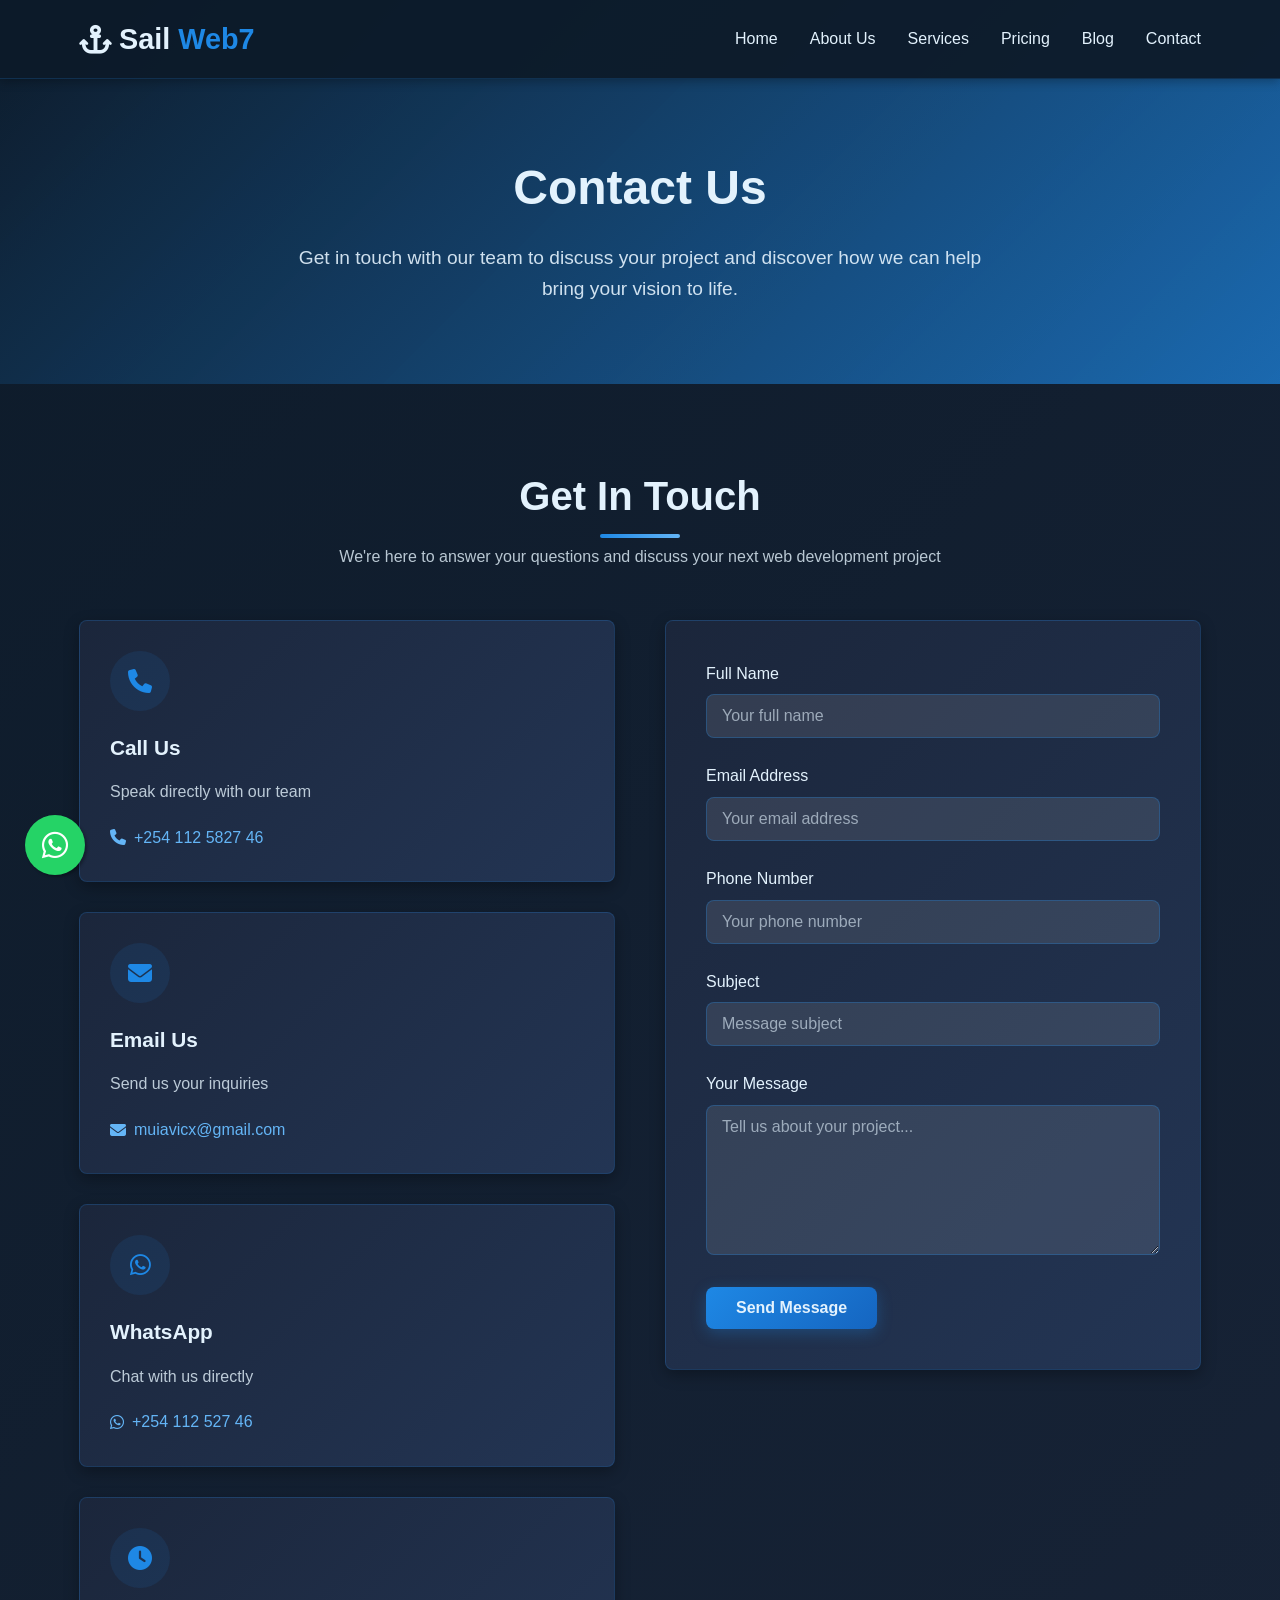
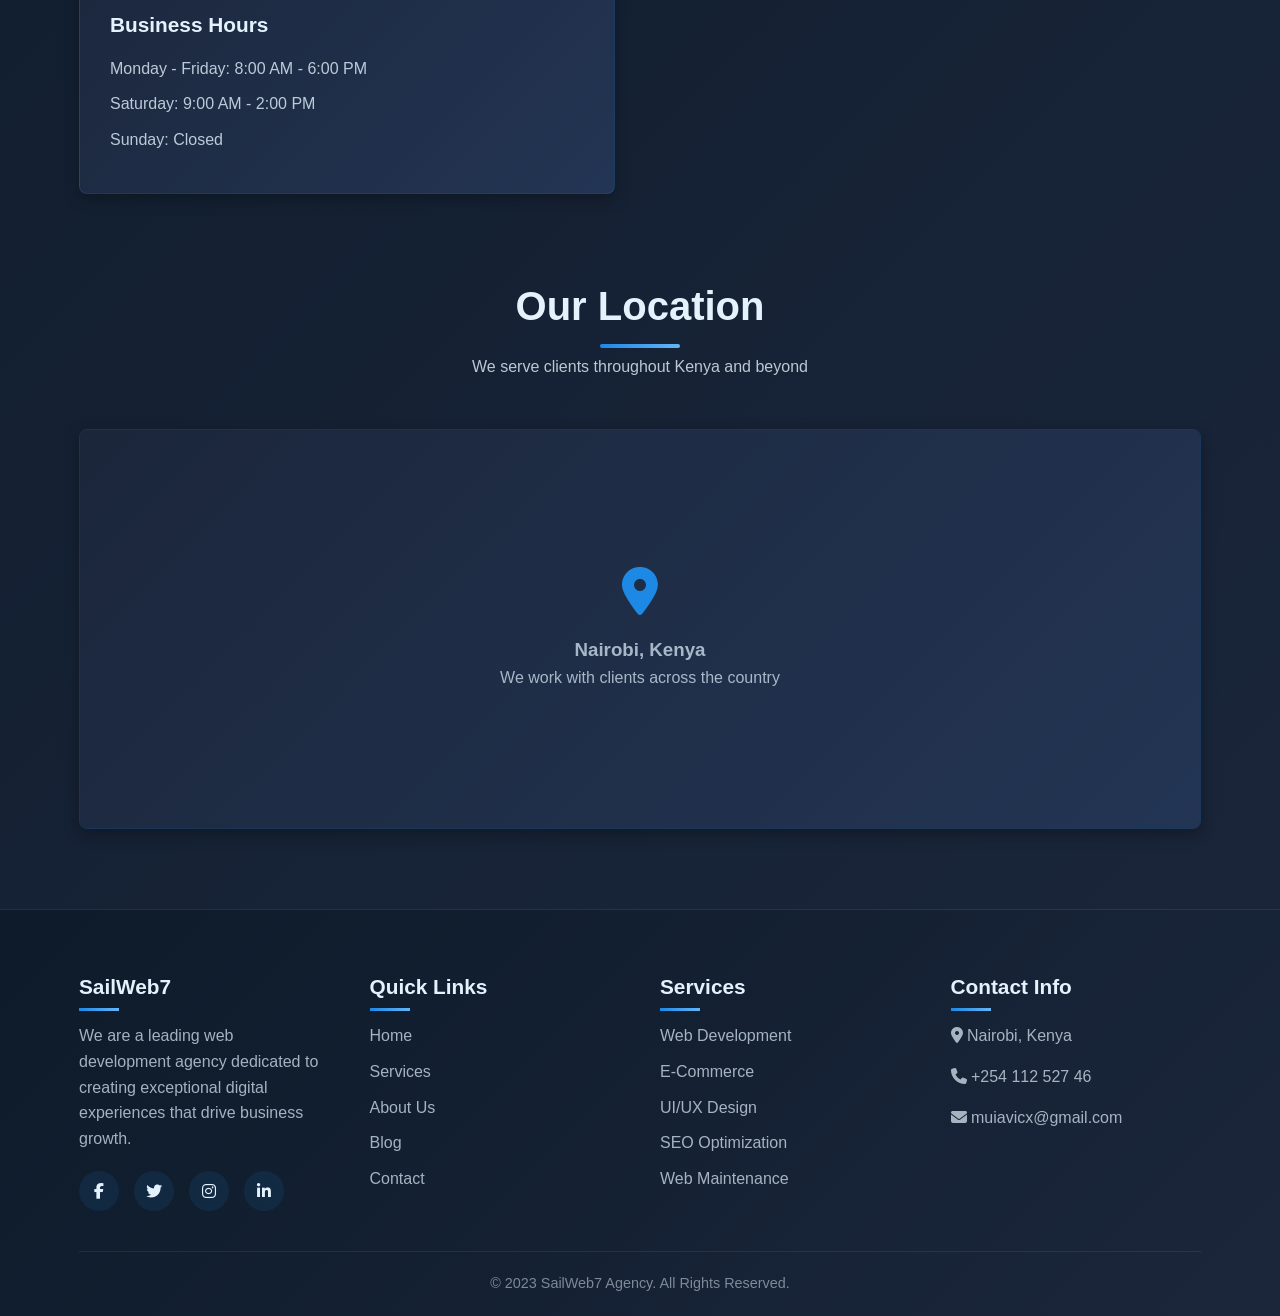
<file: contact.html>
<!DOCTYPE html>
<html lang="en">
<head>
    <meta charset="UTF-8">
    <meta name="viewport" content="width=device-width, initial-scale=1.0">
    <meta name="description" content="Contact SailWeb7 for professional web development services. Get in touch for consultations and quotes.">
    <title>Contact Us - SailWeb7 Web Development Agency</title>
    <link rel="stylesheet" href="https://cdnjs.cloudflare.com/ajax/libs/font-awesome/6.4.0/css/all.min.css">
    <style>
        :root {
            --primary: #1e88e5;
            --primary-light: #64b5f6;
            --primary-dark: #1565c0;
            --dark: #0d1b2a;
            --light: #e3f2fd;
            --dark-gray: #1b263b;
            --gray: #415a77;
            --transition: all 0.3s ease;
            --transition-slow: all 0.5s ease;
            --shadow: 0 5px 15px rgba(0,0,0,0.3);
            --shadow-hover: 0 15px 30px rgba(0,0,0,0.4);
            --border-radius: 8px;
        }
        
        * {
            margin: 0;
            padding: 0;
            box-sizing: border-box;
            font-family: 'Segoe UI', Tahoma, Geneva, Verdana, sans-serif;
        }
        
        html {
            scroll-behavior: smooth;
        }
        
        body {
            background: linear-gradient(135deg, #0d1b2a 0%, #1b263b 100%);
            color: var(--light);
            line-height: 1.6;
            overflow-x: hidden;
        }
        
        a {
            text-decoration: none;
            color: inherit;
        }
        
        .container {
            width: 90%;
            max-width: 1200px;
            margin: 0 auto;
            padding: 0 15px;
        }
        
        /* Header & Navigation */
        header {
            background-color: rgba(13, 27, 42, 0.95);
            color: var(--light);
            padding: 1rem 0;
            position: fixed;
            width: 100%;
            top: 0;
            z-index: 1000;
            box-shadow: 0 2px 10px rgba(0,0,0,0.3);
            border-bottom: 1px solid rgba(30, 136, 229, 0.2);
            transition: var(--transition);
        }
        
        .header-scrolled {
            background-color: rgba(13, 27, 42, 0.98);
            padding: 0.7rem 0;
        }
        
        .header-container {
            display: flex;
            justify-content: space-between;
            align-items: center;
        }
        
        .logo {
            font-size: 1.8rem;
            font-weight: 700;
            color: var(--light);
            display: flex;
            align-items: center;
            gap: 8px;
        }
        
        .logo span {
            color: var(--primary);
        }
        
        nav ul {
            display: flex;
            list-style: none;
        }
        
        nav ul li {
            margin-left: 2rem;
        }
        
        nav ul li a {
            font-weight: 500;
            transition: var(--transition);
            position: relative;
        }
        
        nav ul li a:hover {
            color: var(--primary-light);
        }
        
        nav ul li a::after {
            content: '';
            position: absolute;
            bottom: -5px;
            left: 0;
            width: 0;
            height: 2px;
            background-color: var(--primary);
            transition: var(--transition);
        }
        
        nav ul li a:hover::after {
            width: 100%;
        }
        
        .mobile-menu {
            display: none;
            font-size: 1.5rem;
            cursor: pointer;
            transition: var(--transition);
        }
        
        .mobile-menu:hover {
            color: var(--primary);
        }
        
        /* Page Header */
        .page-header {
            background: linear-gradient(135deg, rgba(13, 27, 42, 0.9) 0%, rgba(30, 136, 229, 0.7) 100%), url('https://images.unsplash.com/photo-1552664730-d307ca884978?ixlib=rb-4.0.3&ixid=M3wxMjA3fDB8MHxwaG90by1wYWdlfHx8fGVufDB8fHx8fA%3D%3D&auto=format&fit=crop&w=2070&q=80') no-repeat center center/cover;
            color: var(--light);
            padding: 150px 0 80px;
            text-align: center;
        }
        
        .page-header h1 {
            font-size: 3rem;
            margin-bottom: 1rem;
        }
        
        .page-header p {
            font-size: 1.2rem;
            max-width: 700px;
            margin: 0 auto;
            color: rgba(227, 242, 253, 0.9);
        }
        
        /* Section Styling */
        section {
            padding: 80px 0;
        }
        
        .section-title {
            text-align: center;
            margin-bottom: 50px;
        }
        
        .section-title h2 {
            font-size: 2.5rem;
            color: var(--light);
            margin-bottom: 1rem;
            position: relative;
            display: inline-block;
        }
        
        .section-title h2::after {
            content: '';
            position: absolute;
            bottom: -10px;
            left: 50%;
            transform: translateX(-50%);
            width: 80px;
            height: 4px;
            background: linear-gradient(90deg, var(--primary), var(--primary-light));
            border-radius: 2px;
        }
        
        .section-title p {
            max-width: 700px;
            margin: 0 auto;
            color: rgba(227, 242, 253, 0.8);
        }
        
        /* Contact Section */
        .contact-container {
            display: grid;
            grid-template-columns: 1fr 1fr;
            gap: 50px;
            align-items: start;
        }
        
        .contact-info {
            display: flex;
            flex-direction: column;
            gap: 30px;
        }
        
        .contact-card {
            background: linear-gradient(135deg, var(--dark-gray) 0%, #233554 100%);
            padding: 30px;
            border-radius: var(--border-radius);
            box-shadow: var(--shadow);
            border: 1px solid rgba(30, 136, 229, 0.2);
            transition: var(--transition);
        }
        
        .contact-card:hover {
            transform: translateY(-5px);
            box-shadow: var(--shadow-hover);
            border-color: rgba(30, 136, 229, 0.4);
        }
        
        .contact-icon {
            width: 60px;
            height: 60px;
            background: rgba(30, 136, 229, 0.1);
            border-radius: 50%;
            display: flex;
            align-items: center;
            justify-content: center;
            margin-bottom: 20px;
            color: var(--primary);
            font-size: 1.5rem;
        }
        
        .contact-card h3 {
            font-size: 1.3rem;
            margin-bottom: 15px;
            color: var(--light);
        }
        
        .contact-card p {
            color: rgba(227, 242, 253, 0.8);
            margin-bottom: 10px;
        }
        
        .contact-link {
            display: inline-flex;
            align-items: center;
            gap: 8px;
            color: var(--primary-light);
            transition: var(--transition);
            margin-top: 10px;
        }
        
        .contact-link:hover {
            color: var(--primary);
            transform: translateX(5px);
        }
        
        /* Contact Form */
        .contact-form {
            background: linear-gradient(135deg, var(--dark-gray) 0%, #233554 100%);
            padding: 40px;
            border-radius: var(--border-radius);
            box-shadow: var(--shadow);
            border: 1px solid rgba(30, 136, 229, 0.2);
        }
        
        .form-group {
            margin-bottom: 25px;
        }
        
        .form-label {
            display: block;
            margin-bottom: 8px;
            color: var(--light);
            font-weight: 500;
        }
        
        .form-control {
            width: 100%;
            padding: 12px 15px;
            background: rgba(255, 255, 255, 0.1);
            border: 1px solid rgba(30, 136, 229, 0.3);
            border-radius: var(--border-radius);
            color: var(--light);
            font-size: 1rem;
            transition: var(--transition);
        }
        
        .form-control:focus {
            outline: none;
            border-color: var(--primary);
            background: rgba(255, 255, 255, 0.15);
            box-shadow: 0 0 0 2px rgba(30, 136, 229, 0.2);
        }
        
        .form-control::placeholder {
            color: rgba(227, 242, 253, 0.6);
        }
        
        textarea.form-control {
            min-height: 150px;
            resize: vertical;
        }
        
        .btn {
            display: inline-block;
            background: linear-gradient(135deg, var(--primary) 0%, var(--primary-dark) 100%);
            color: var(--light);
            padding: 12px 30px;
            border-radius: var(--border-radius);
            font-weight: 600;
            transition: var(--transition);
            border: none;
            cursor: pointer;
            font-size: 1rem;
            position: relative;
            overflow: hidden;
            z-index: 1;
            box-shadow: 0 4px 15px rgba(30, 136, 229, 0.3);
        }
        
        .btn:hover {
            background: linear-gradient(135deg, var(--primary-light) 0%, var(--primary) 100%);
            transform: translateY(-3px);
            box-shadow: 0 10px 20px rgba(30, 136, 229, 0.4);
        }
        
        .btn:disabled {
            background: var(--gray);
            cursor: not-allowed;
            transform: none;
            box-shadow: none;
        }
        
        /* Map Section */
        .map-section {
            padding: 0 0 80px;
        }
        
        .map-container {
            border-radius: var(--border-radius);
            overflow: hidden;
            box-shadow: var(--shadow);
            border: 1px solid rgba(30, 136, 229, 0.2);
            height: 400px;
        }
        
        .map-placeholder {
            height: 100%;
            background: linear-gradient(135deg, var(--dark-gray) 0%, #233554 100%);
            display: flex;
            flex-direction: column;
            align-items: center;
            justify-content: center;
            color: rgba(227, 242, 253, 0.7);
        }
        
        .map-placeholder i {
            font-size: 3rem;
            margin-bottom: 20px;
            color: var(--primary);
        }
        
        /* Success Message */
        .success-message {
            background: linear-gradient(135deg, #4caf50, #66bb6a);
            color: white;
            padding: 15px 20px;
            border-radius: var(--border-radius);
            margin-bottom: 25px;
            display: none;
            animation: fadeIn 0.5s ease;
        }
        
        @keyframes fadeIn {
            from { opacity: 0; }
            to { opacity: 1; }
        }
        
        /* WhatsApp Floating Button */
        .whatsapp-float {
            position: fixed;
            width: 60px;
            height: 60px;
            bottom: 25px;
            left: 25px;
            background-color: #25d366;
            color: #FFF;
            border-radius: 50px;
            text-align: center;
            font-size: 30px;
            box-shadow: 2px 2px 3px rgba(0,0,0,0.3);
            z-index: 100;
            display: flex;
            align-items: center;
            justify-content: center;
            transition: var(--transition);
        }
        
        .whatsapp-float:hover {
            background-color: #128C7E;
            transform: scale(1.1);
        }
        
        /* Footer */
        footer {
            background: linear-gradient(135deg, var(--dark) 0%, var(--dark-gray) 100%);
            color: var(--light);
            padding: 60px 0 20px;
            border-top: 1px solid rgba(30, 136, 229, 0.2);
        }
        
        .footer-content {
            display: grid;
            grid-template-columns: repeat(auto-fit, minmax(200px, 1fr));
            gap: 40px;
            margin-bottom: 40px;
        }
        
        .footer-column h3 {
            font-size: 1.3rem;
            margin-bottom: 20px;
            color: var(--light);
            position: relative;
            display: inline-block;
        }
        
        .footer-column h3::after {
            content: '';
            position: absolute;
            bottom: -8px;
            left: 0;
            width: 40px;
            height: 3px;
            background: linear-gradient(90deg, var(--primary), var(--primary-light));
        }
        
        .footer-links {
            list-style: none;
        }
        
        .footer-links li {
            margin-bottom: 10px;
        }
        
        .footer-links a {
            transition: var(--transition);
            color: rgba(227, 242, 253, 0.7);
        }
        
        .footer-links a:hover {
            color: var(--primary);
            padding-left: 5px;
        }
        
        .social-links {
            display: flex;
            gap: 15px;
            margin-top: 20px;
        }
        
        .social-links a {
            width: 40px;
            height: 40px;
            background: rgba(30, 136, 229, 0.1);
            border-radius: 50%;
            display: flex;
            align-items: center;
            justify-content: center;
            transition: var(--transition);
        }
        
        .social-links a:hover {
            background: var(--primary);
            transform: translateY(-5px);
        }
        
        .footer-column p {
            color: rgba(227, 242, 253, 0.7);
            margin-bottom: 15px;
        }
        
        .copyright {
            text-align: center;
            padding-top: 20px;
            border-top: 1px solid rgba(30, 136, 229, 0.2);
            color: rgba(227, 242, 253, 0.5);
            font-size: 0.9rem;
        }
        
        /* Back to Top Button */
        .back-to-top {
            position: fixed;
            bottom: 30px;
            right: 30px;
            width: 50px;
            height: 50px;
            background: var(--primary);
            color: var(--light);
            border-radius: 50%;
            display: flex;
            align-items: center;
            justify-content: center;
            font-size: 1.2rem;
            cursor: pointer;
            transition: var(--transition);
            opacity: 0;
            visibility: hidden;
            z-index: 999;
            box-shadow: var(--shadow);
        }
        
        .back-to-top.show {
            opacity: 1;
            visibility: visible;
        }
        
        .back-to-top:hover {
            background: var(--primary-light);
            transform: translateY(-5px);
        }
        
        /* Responsive Styles */
        @media (max-width: 992px) {
            .contact-container {
                grid-template-columns: 1fr;
            }
        }
        
        @media (max-width: 768px) {
            nav ul {
                display: none;
                position: absolute;
                top: 100%;
                left: 0;
                width: 100%;
                background: var(--dark);
                flex-direction: column;
                padding: 20px;
                box-shadow: 0 10px 20px rgba(0,0,0,0.3);
                border-top: 1px solid rgba(30, 136, 229, 0.2);
            }
            
            nav ul.show {
                display: flex;
            }
            
            nav ul li {
                margin: 10px 0;
            }
            
            .mobile-menu {
                display: block;
            }
            
            .page-header h1 {
                font-size: 2.5rem;
            }
            
            .section-title h2 {
                font-size: 2rem;
            }
            
            .contact-form {
                padding: 25px;
            }
            
            .whatsapp-float {
                width: 50px;
                height: 50px;
                font-size: 25px;
                bottom: 20px;
                left: 20px;
            }
        }
    </style>
</head>
<body>
    <!-- Header -->
    <header id="header">
        <div class="container header-container">
            <div class="logo"><i class="fas fa-anchor"></i> Sail<span>Web7</span></div>
            <nav>
                <ul id="nav-menu">
                    <li><a href="index.html">Home</a></li>
                    <li><a href="about.html">About Us</a></li>
                    <li><a href="services.html">Services</a></li>
                    <li><a href="pricing.html">Pricing</a></li>
                    <li><a href="blog.html">Blog</a></li>
                    <li><a href="contact.html">Contact</a></li>
                </ul>
            </nav>
            <div class="mobile-menu" id="mobile-menu">
                <i class="fas fa-bars"></i>
            </div>
        </div>
    </header>

    <!-- Page Header -->
    <section class="page-header">
        <div class="container">
            <h1>Contact Us</h1>
            <p>Get in touch with our team to discuss your project and discover how we can help bring your vision to life.</p>
        </div>
    </section>

    <!-- Contact Section -->
    <section class="contact">
        <div class="container">
            <div class="section-title">
                <h2>Get In Touch</h2>
                <p>We're here to answer your questions and discuss your next web development project</p>
            </div>
            
            <div class="contact-container">
                <div class="contact-info">
                    <div class="contact-card">
                        <div class="contact-icon">
                            <i class="fas fa-phone"></i>
                        </div>
                        <h3>Call Us</h3>
                        <p>Speak directly with our team</p>
                        <a href="tel:+254112582746" class="contact-link">
                            <i class="fas fa-phone"></i> +254 112 5827 46
                        </a>
                    </div>
                    
                    <div class="contact-card">
                        <div class="contact-icon">
                            <i class="fas fa-envelope"></i>
                        </div>
                        <h3>Email Us</h3>
                        <p>Send us your inquiries</p>
                        <a href="mailto:muiavicx@gmail.com" class="contact-link">
                            <i class="fas fa-envelope"></i> muiavicx@gmail.com
                        </a>
                    </div>
                    
                    <div class="contact-card">
                        <div class="contact-icon">
                            <i class="fab fa-whatsapp"></i>
                        </div>
                        <h3>WhatsApp</h3>
                        <p>Chat with us directly</p>
                        <a href="https://wa.me/25411252746?text=Hi%20SailWeb7,%20I'm%20interested%20in%20your%20services" target="_blank" class="contact-link">
                            <i class="fab fa-whatsapp"></i> +254 112 527 46
                        </a>
                    </div>
                    
                    <div class="contact-card">
                        <div class="contact-icon">
                            <i class="fas fa-clock"></i>
                        </div>
                        <h3>Business Hours</h3>
                        <p>Monday - Friday: 8:00 AM - 6:00 PM</p>
                        <p>Saturday: 9:00 AM - 2:00 PM</p>
                        <p>Sunday: Closed</p>
                    </div>
                </div>
                
                <div class="contact-form-container">
                    <div class="success-message" id="success-message">
                        <i class="fas fa-check-circle"></i> Thank you for your message! We'll get back to you soon.
                    </div>
                    
                    <form class="contact-form" id="contact-form">
                        <div class="form-group">
                            <label for="name" class="form-label">Full Name</label>
                            <input type="text" id="name" class="form-control" placeholder="Your full name" required>
                        </div>
                        
                        <div class="form-group">
                            <label for="email" class="form-label">Email Address</label>
                            <input type="email" id="email" class="form-control" placeholder="Your email address" required>
                        </div>
                        
                        <div class="form-group">
                            <label for="phone" class="form-label">Phone Number</label>
                            <input type="tel" id="phone" class="form-control" placeholder="Your phone number">
                        </div>
                        
                        <div class="form-group">
                            <label for="subject" class="form-label">Subject</label>
                            <input type="text" id="subject" class="form-control" placeholder="Message subject" required>
                        </div>
                        
                        <div class="form-group">
                            <label for="message" class="form-label">Your Message</label>
                            <textarea id="message" class="form-control" placeholder="Tell us about your project..." required></textarea>
                        </div>
                        
                        <button type="submit" class="btn" id="submit-btn">
                            <span id="btn-text">Send Message</span>
                            <span id="btn-loading" style="display: none;">
                                <i class="fas fa-spinner fa-spin"></i> Sending...
                            </span>
                        </button>
                    </form>
                </div>
            </div>
        </div>
    </section>

    <!-- Map Section -->
    <section class="map-section">
        <div class="container">
            <div class="section-title">
                <h2>Our Location</h2>
                <p>We serve clients throughout Kenya and beyond</p>
            </div>
            <div class="map-container">
                <div class="map-placeholder">
                    <i class="fas fa-map-marker-alt"></i>
                    <h3>Nairobi, Kenya</h3>
                    <p>We work with clients across the country</p>
                </div>
            </div>
        </div>
    </section>

    <!-- Footer -->
    <footer>
        <div class="container">
            <div class="footer-content">
                <div class="footer-column">
                    <h3>SailWeb7</h3>
                    <p>We are a leading web development agency dedicated to creating exceptional digital experiences that drive business growth.</p>
                    <div class="social-links">
                        <a href="#" aria-label="Facebook"><i class="fab fa-facebook-f"></i></a>
                        <a href="#" aria-label="Twitter"><i class="fab fa-twitter"></i></a>
                        <a href="#" aria-label="Instagram"><i class="fab fa-instagram"></i></a>
                        <a href="#" aria-label="LinkedIn"><i class="fab fa-linkedin-in"></i></a>
                    </div>
                </div>
                <div class="footer-column">
                    <h3>Quick Links</h3>
                    <ul class="footer-links">
                        <li><a href="index.html">Home</a></li>
                        <li><a href="services.html">Services</a></li>
                        <li><a href="about.html">About Us</a></li>
                        <li><a href="blog.html">Blog</a></li>
                        <li><a href="contact.html">Contact</a></li>
                    </ul>
                </div>
                <div class="footer-column">
                    <h3>Services</h3>
                    <ul class="footer-links">
                        <li><a href="services.html">Web Development</a></li>
                        <li><a href="services.html">E-Commerce</a></li>
                        <li><a href="services.html">UI/UX Design</a></li>
                        <li><a href="services.html">SEO Optimization</a></li>
                        <li><a href="services.html">Web Maintenance</a></li>
                    </ul>
                </div>
                <div class="footer-column">
                    <h3>Contact Info</h3>
                    <p><i class="fas fa-map-marker-alt"></i> Nairobi, Kenya</p>
                    <p><i class="fas fa-phone"></i> +254 112 527 46</p>
                    <p><i class="fas fa-envelope"></i> muiavicx@gmail.com</p>
                </div>
            </div>
            <div class="copyright">
                <p>&copy; 2023 SailWeb7 Agency. All Rights Reserved.</p>
            </div>
        </div>
    </footer>

    <!-- WhatsApp Floating Button -->
    <a href="https://wa.me/254112582746?text=Hi%20SailWeb7,%20I'm%20interested%20in%20your%20services" class="whatsapp-float" target="_blank">
        <i class="fab fa-whatsapp"></i>
    </a>

    <!-- Back to Top Button -->
    <div class="back-to-top" id="back-to-top">
        <i class="fas fa-chevron-up"></i>
    </div>

    <script>
        // Contact form handling
        document.getElementById('contact-form').addEventListener('submit', function(e) {
            e.preventDefault();
            
            const submitBtn = document.getElementById('submit-btn');
            const btnText = document.getElementById('btn-text');
            const btnLoading = document.getElementById('btn-loading');
            const successMessage = document.getElementById('success-message');
            
            // Show loading state
            submitBtn.disabled = true;
            btnText.style.display = 'none';
            btnLoading.style.display = 'inline';
            
            // Get form data
            const formData = {
                name: document.getElementById('name').value,
                email: document.getElementById('email').value,
                phone: document.getElementById('phone').value,
                subject: document.getElementById('subject').value,
                message: document.getElementById('message').value
            };
            
            // Simulate form submission (replace with actual API call)
            setTimeout(() => {
                // Store in localStorage for demonstration
                let contacts = JSON.parse(localStorage.getItem('sailweb7_contacts') || '[]');
                contacts.push({
                    ...formData,
                    date: new Date().toISOString()
                });
                localStorage.setItem('sailweb7_contacts', JSON.stringify(contacts));
                
                // Show success message
                successMessage.style.display = 'block';
                
                // Reset form
                document.getElementById('contact-form').reset();
                
                // Reset button state
                submitBtn.disabled = false;
                btnText.style.display = 'inline';
                btnLoading.style.display = 'none';
                
                // Hide success message after 5 seconds
                setTimeout(() => {
                    successMessage.style.display = 'none';
                }, 5000);
            }, 1500);
        });

        // Mobile menu toggle
        document.getElementById('mobile-menu').addEventListener('click', function() {
            const navMenu = document.getElementById('nav-menu');
            navMenu.classList.toggle('show');
            
            // Change icon
            const icon = this.querySelector('i');
            if (navMenu.classList.contains('show')) {
                icon.classList.remove('fa-bars');
                icon.classList.add('fa-times');
            } else {
                icon.classList.remove('fa-times');
                icon.classList.add('fa-bars');
            }
        });

        // Add scroll effect to header
        window.addEventListener('scroll', function() {
            const header = document.getElementById('header');
            const backToTop = document.getElementById('back-to-top');
            
            if (window.scrollY > 100) {
                header.classList.add('header-scrolled');
                backToTop.classList.add('show');
            } else {
                header.classList.remove('header-scrolled');
                backToTop.classList.remove('show');
            }
        });

        // Back to top functionality
        document.getElementById('back-to-top').addEventListener('click', function() {
            window.scrollTo({
                top: 0,
                behavior: 'smooth'
            });
        });

        // Close mobile menu when clicking outside
        document.addEventListener('click', function(e) {
            const navMenu = document.getElementById('nav-menu');
            const mobileMenu = document.getElementById('mobile-menu');
            
            if (window.innerWidth <= 768 && 
                !navMenu.contains(e.target) && 
                !mobileMenu.contains(e.target) && 
                navMenu.classList.contains('show')) {
                navMenu.classList.remove('show');
                mobileMenu.querySelector('i').classList.remove('fa-times');
                mobileMenu.querySelector('i').classList.add('fa-bars');
            }
        });
    </script>
</body>
</html>
</file>
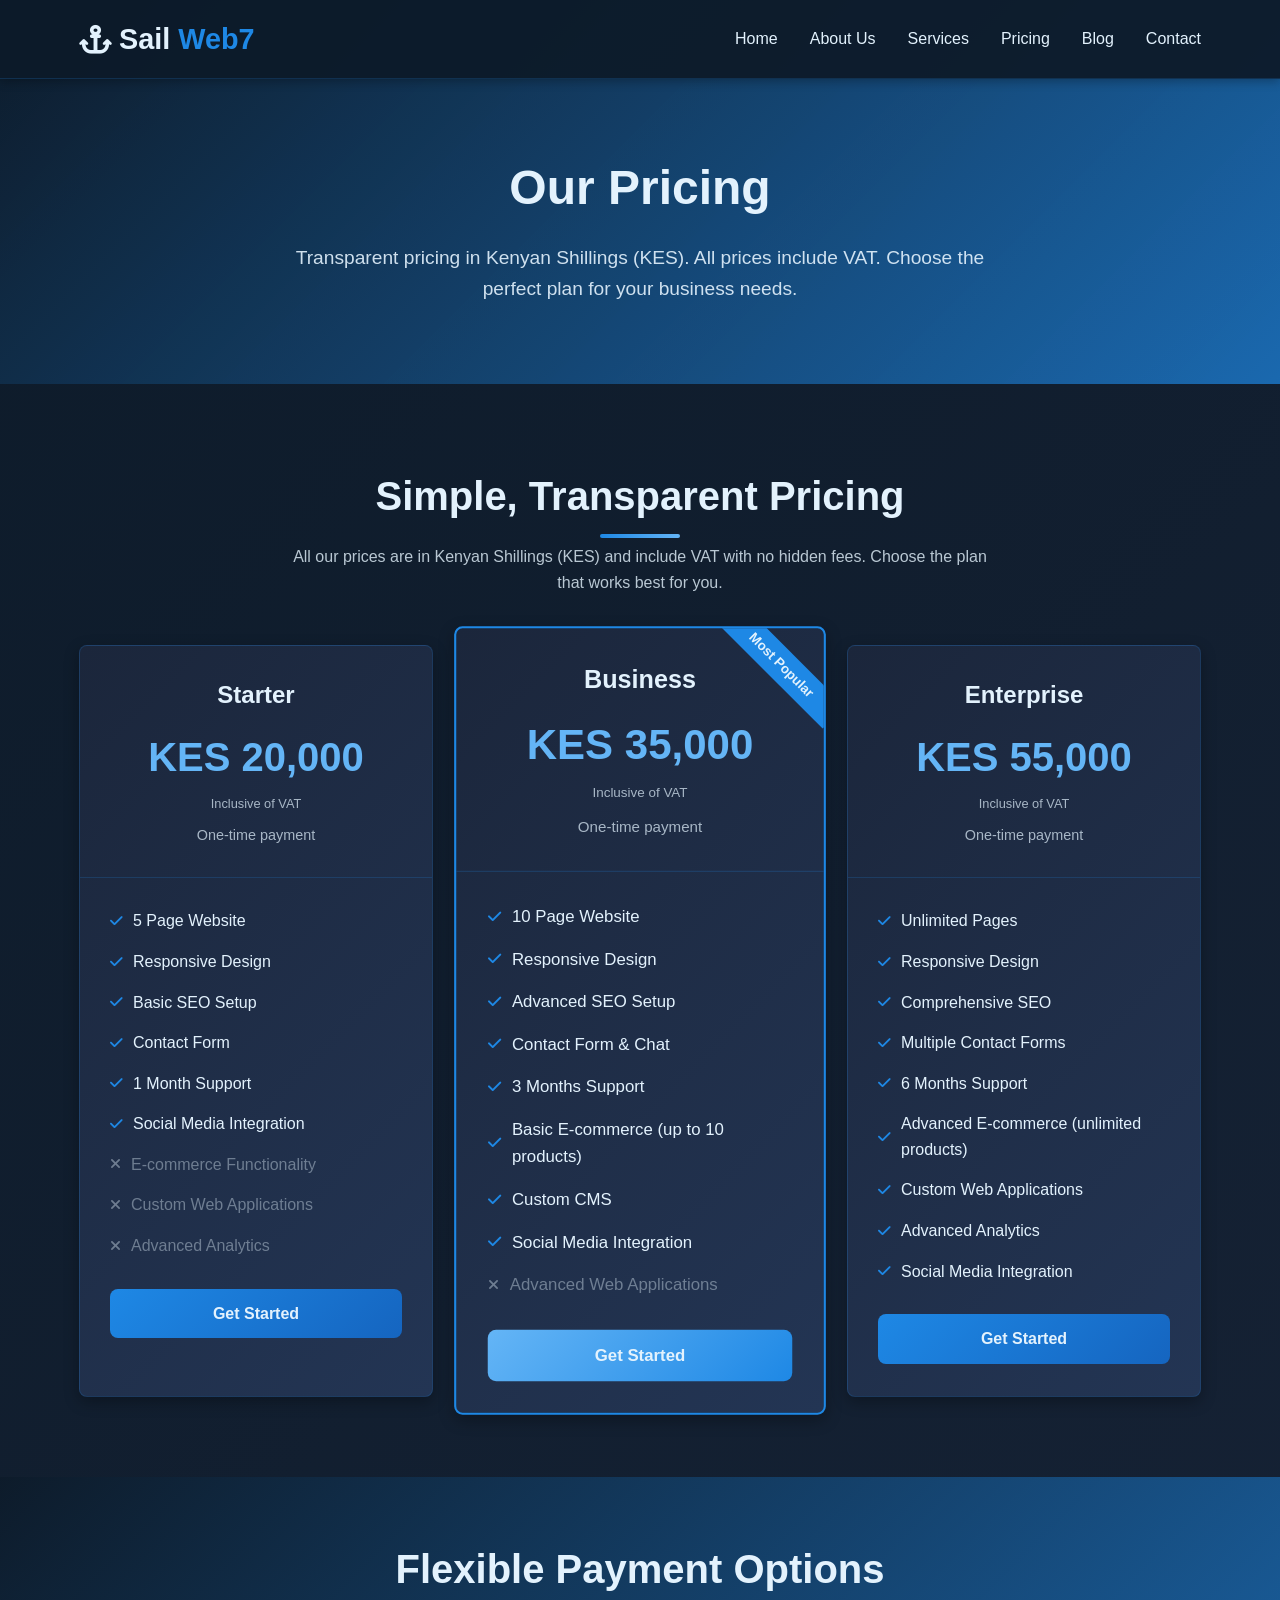
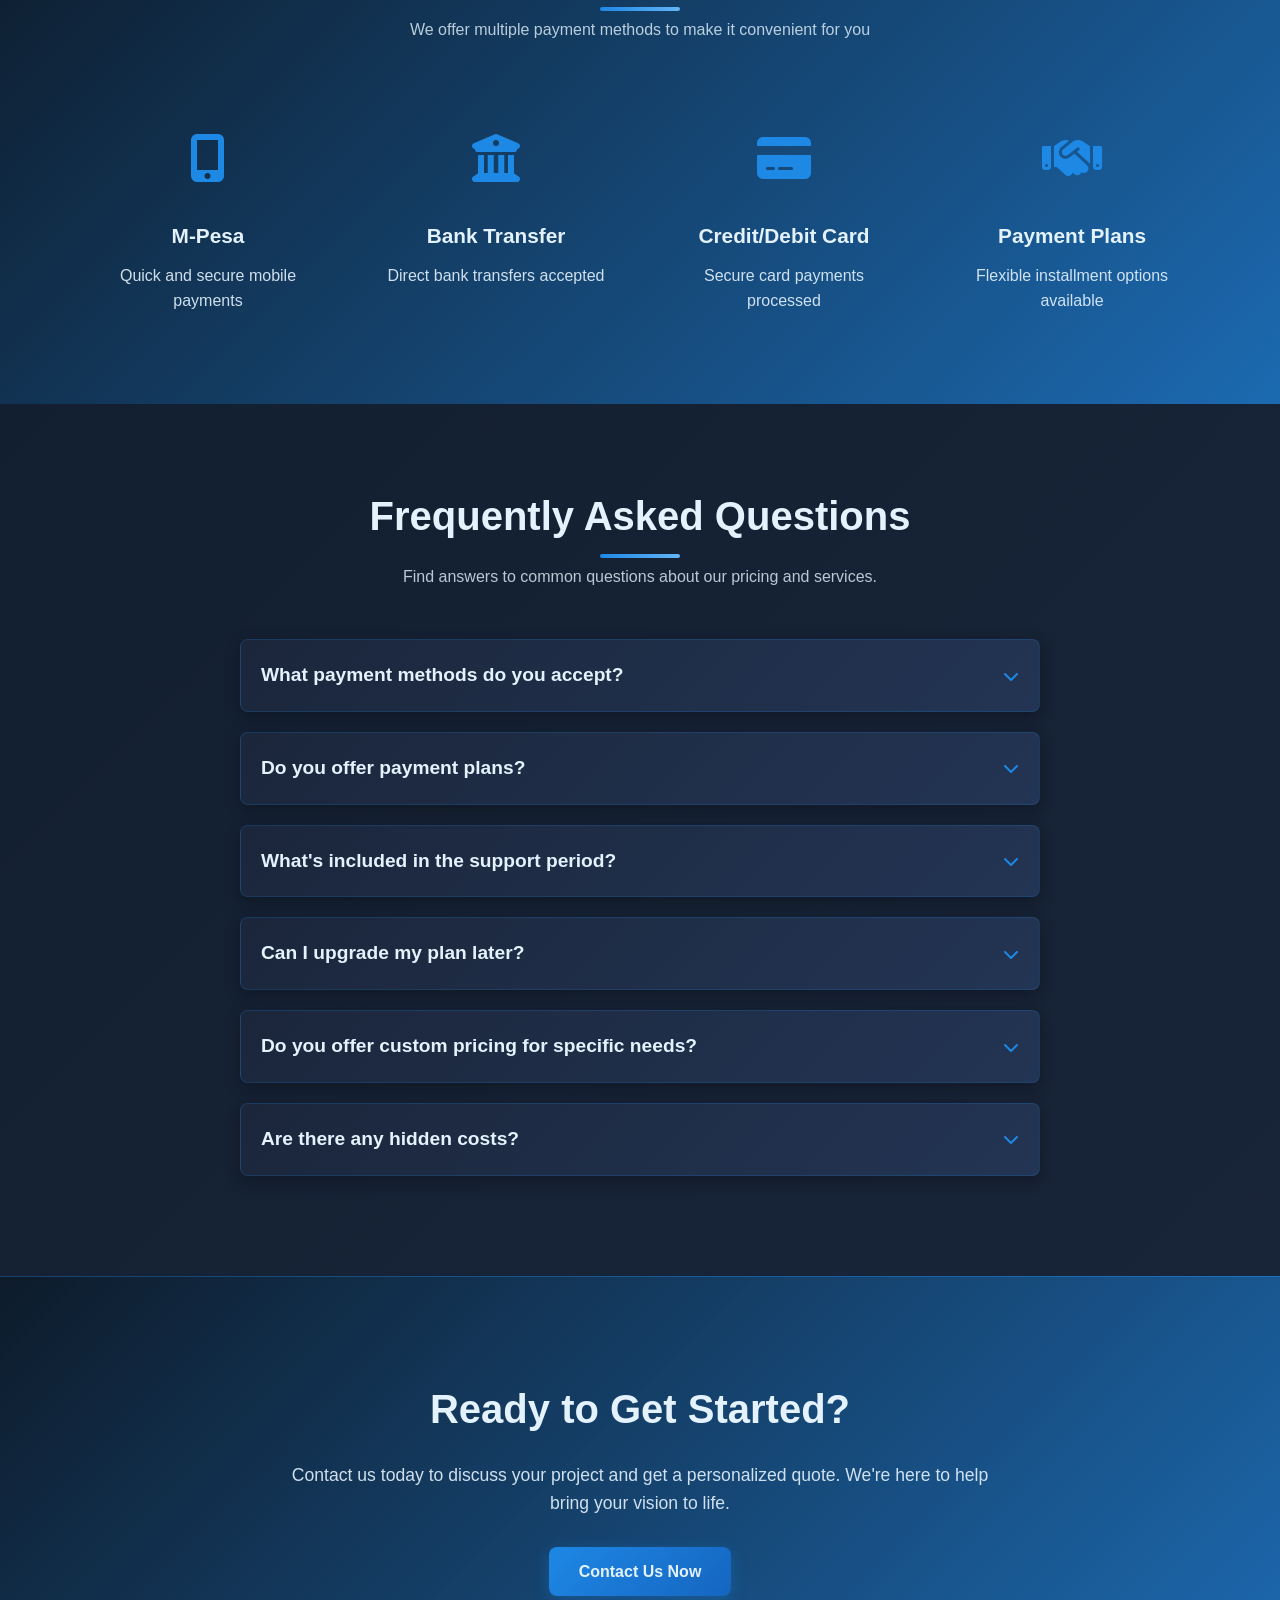
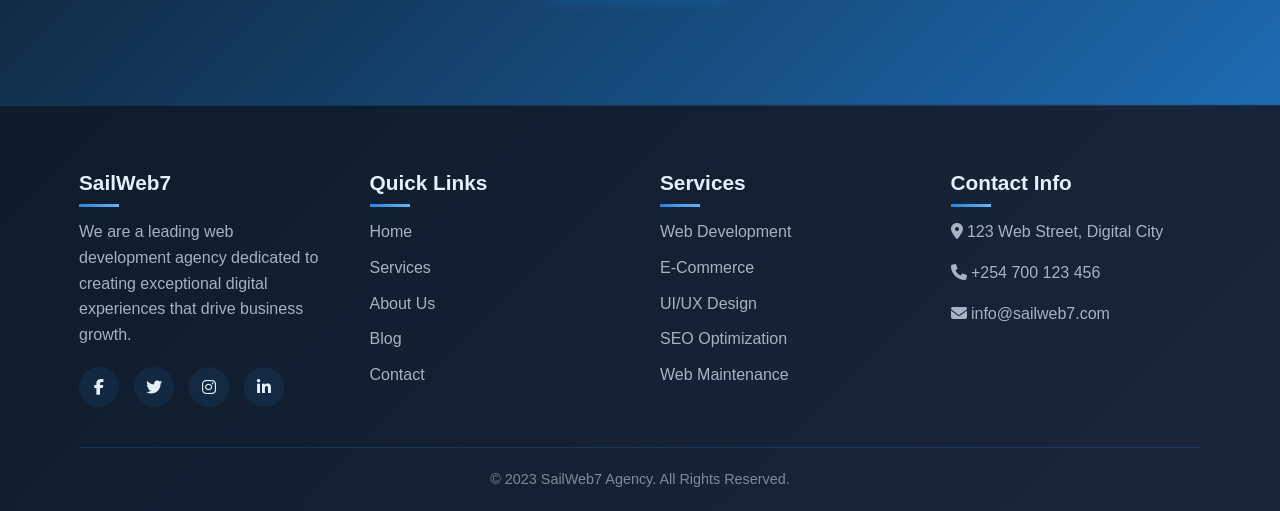
<file: pricing.html>
<!DOCTYPE html>
<html lang="en">
<head>
    <meta charset="UTF-8">
    <meta name="viewport" content="width=device-width, initial-scale=1.0">
    <meta name="description" content="Affordable web development pricing in Kenyan Shillings. Choose the perfect plan for your business needs.">
    <title>Pricing - SailWeb7 Web Development Agency</title>
    <link rel="stylesheet" href="https://cdnjs.cloudflare.com/ajax/libs/font-awesome/6.4.0/css/all.min.css">
    <style>
        :root {
            --primary: #1e88e5;
            --primary-light: #64b5f6;
            --primary-dark: #1565c0;
            --dark: #0d1b2a;
            --light: #e3f2fd;
            --dark-gray: #1b263b;
            --gray: #415a77;
            --transition: all 0.3s ease;
            --transition-slow: all 0.5s ease;
            --shadow: 0 5px 15px rgba(0,0,0,0.3);
            --shadow-hover: 0 15px 30px rgba(0,0,0,0.4);
            --border-radius: 8px;
        }
        
        * {
            margin: 0;
            padding: 0;
            box-sizing: border-box;
            font-family: 'Segoe UI', Tahoma, Geneva, Verdana, sans-serif;
        }
        
        html {
            scroll-behavior: smooth;
        }
        
        body {
            background: linear-gradient(135deg, #0d1b2a 0%, #1b263b 100%);
            color: var(--light);
            line-height: 1.6;
            overflow-x: hidden;
        }
        
        a {
            text-decoration: none;
            color: inherit;
        }
        
        .container {
            width: 90%;
            max-width: 1200px;
            margin: 0 auto;
            padding: 0 15px;
        }
        
        /* Header & Navigation */
        header {
            background-color: rgba(13, 27, 42, 0.95);
            color: var(--light);
            padding: 1rem 0;
            position: fixed;
            width: 100%;
            top: 0;
            z-index: 1000;
            box-shadow: 0 2px 10px rgba(0,0,0,0.3);
            border-bottom: 1px solid rgba(30, 136, 229, 0.2);
            transition: var(--transition);
        }
        
        .header-scrolled {
            background-color: rgba(13, 27, 42, 0.98);
            padding: 0.7rem 0;
        }
        
        .header-container {
            display: flex;
            justify-content: space-between;
            align-items: center;
        }
        
        .logo {
            font-size: 1.8rem;
            font-weight: 700;
            color: var(--light);
            display: flex;
            align-items: center;
            gap: 8px;
        }
        
        .logo span {
            color: var(--primary);
        }
        
        nav ul {
            display: flex;
            list-style: none;
        }
        
        nav ul li {
            margin-left: 2rem;
        }
        
        nav ul li a {
            font-weight: 500;
            transition: var(--transition);
            position: relative;
        }
        
        nav ul li a:hover {
            color: var(--primary-light);
        }
        
        nav ul li a::after {
            content: '';
            position: absolute;
            bottom: -5px;
            left: 0;
            width: 0;
            height: 2px;
            background-color: var(--primary);
            transition: var(--transition);
        }
        
        nav ul li a:hover::after {
            width: 100%;
        }
        
        .mobile-menu {
            display: none;
            font-size: 1.5rem;
            cursor: pointer;
            transition: var(--transition);
        }
        
        .mobile-menu:hover {
            color: var(--primary);
        }
        
        /* Page Header */
        .page-header {
            background: linear-gradient(135deg, rgba(13, 27, 42, 0.9) 0%, rgba(30, 136, 229, 0.7) 100%), url('https://images.unsplash.com/photo-1552664730-d307ca884978?ixlib=rb-4.0.3&ixid=M3wxMjA3fDB8MHxwaG90by1wYWdlfHx8fGVufDB8fHx8fA%3D%3D&auto=format&fit=crop&w=2070&q=80') no-repeat center center/cover;
            color: var(--light);
            padding: 150px 0 80px;
            text-align: center;
        }
        
        .page-header h1 {
            font-size: 3rem;
            margin-bottom: 1rem;
        }
        
        .page-header p {
            font-size: 1.2rem;
            max-width: 700px;
            margin: 0 auto;
            color: rgba(227, 242, 253, 0.9);
        }
        
        /* Section Styling */
        section {
            padding: 80px 0;
        }
        
        .section-title {
            text-align: center;
            margin-bottom: 50px;
        }
        
        .section-title h2 {
            font-size: 2.5rem;
            color: var(--light);
            margin-bottom: 1rem;
            position: relative;
            display: inline-block;
        }
        
        .section-title h2::after {
            content: '';
            position: absolute;
            bottom: -10px;
            left: 50%;
            transform: translateX(-50%);
            width: 80px;
            height: 4px;
            background: linear-gradient(90deg, var(--primary), var(--primary-light));
            border-radius: 2px;
        }
        
        .section-title p {
            max-width: 700px;
            margin: 0 auto;
            color: rgba(227, 242, 253, 0.8);
        }
        
        /* Pricing Section */
        .pricing-grid {
            display: grid;
            grid-template-columns: repeat(auto-fit, minmax(300px, 1fr));
            gap: 30px;
        }
        
        .pricing-card {
            background: linear-gradient(135deg, var(--dark-gray) 0%, #233554 100%);
            border-radius: var(--border-radius);
            overflow: hidden;
            box-shadow: var(--shadow);
            transition: var(--transition);
            border: 1px solid rgba(30, 136, 229, 0.2);
            position: relative;
        }
        
        .pricing-card.featured {
            border: 2px solid var(--primary);
            transform: scale(1.05);
        }
        
        .pricing-card.featured::before {
            content: 'Most Popular';
            position: absolute;
            top: 20px;
            right: -30px;
            background: var(--primary);
            color: var(--light);
            padding: 5px 30px;
            font-size: 0.8rem;
            font-weight: 600;
            transform: rotate(45deg);
        }
        
        .pricing-card:hover {
            transform: translateY(-10px);
            box-shadow: var(--shadow-hover);
            border-color: rgba(30, 136, 229, 0.4);
        }
        
        .pricing-card.featured:hover {
            transform: scale(1.05) translateY(-10px);
        }
        
        .pricing-header {
            padding: 30px;
            text-align: center;
            border-bottom: 1px solid rgba(30, 136, 229, 0.2);
        }
        
        .pricing-name {
            font-size: 1.5rem;
            margin-bottom: 10px;
            color: var(--light);
        }
        
        .pricing-price {
            font-size: 2.5rem;
            font-weight: 700;
            color: var(--primary-light);
            margin-bottom: 5px;
        }
        
        .vat-note {
            font-size: 0.8rem;
            color: rgba(227, 242, 253, 0.7);
            margin-bottom: 10px;
        }
        
        .pricing-period {
            color: rgba(227, 242, 253, 0.7);
            font-size: 0.9rem;
        }
        
        .pricing-features {
            padding: 30px;
        }
        
        .feature-list {
            list-style: none;
            margin-bottom: 30px;
        }
        
        .feature-list li {
            margin-bottom: 15px;
            display: flex;
            align-items: center;
        }
        
        .feature-list li i {
            color: var(--primary);
            margin-right: 10px;
            font-size: 0.9rem;
        }
        
        .feature-list li.disabled {
            color: rgba(227, 242, 253, 0.4);
        }
        
        .feature-list li.disabled i {
            color: rgba(227, 242, 253, 0.4);
        }
        
        .pricing-btn {
            display: block;
            width: 100%;
            text-align: center;
            background: linear-gradient(135deg, var(--primary) 0%, var(--primary-dark) 100%);
            color: var(--light);
            padding: 12px;
            border-radius: var(--border-radius);
            font-weight: 600;
            transition: var(--transition);
            border: none;
            cursor: pointer;
            font-size: 1rem;
        }
        
        .pricing-btn:hover {
            background: linear-gradient(135deg, var(--primary-light) 0%, var(--primary) 100%);
            transform: translateY(-3px);
            box-shadow: 0 10px 20px rgba(30, 136, 229, 0.4);
        }
        
        .pricing-card.featured .pricing-btn {
            background: linear-gradient(135deg, var(--primary-light) 0%, var(--primary) 100%);
        }
        
        /* Payment Options Section */
        .payment-options {
            background: linear-gradient(135deg, rgba(13, 27, 42, 0.9) 0%, rgba(30, 136, 229, 0.7) 100%), url('https://images.unsplash.com/photo-1552664730-d307ca884978?ixlib=rb-4.0.3&ixid=M3wxMjA3fDB8MHxwaG90by1wYWdlfHx8fGVufDB8fHx8fA%3D%3D&auto=format&fit=crop&w=2070&q=80') no-repeat center center/cover;
            padding: 60px 0;
        }
        
        .payment-grid {
            display: grid;
            grid-template-columns: repeat(auto-fit, minmax(200px, 1fr));
            gap: 30px;
        }
        
        .payment-item {
            text-align: center;
            padding: 30px 20px;
        }
        
        .payment-icon {
            font-size: 3rem;
            color: var(--primary);
            margin-bottom: 20px;
        }
        
        .payment-item h3 {
            font-size: 1.3rem;
            color: var(--light);
            margin-bottom: 10px;
        }
        
        .payment-item p {
            color: rgba(227, 242, 253, 0.9);
        }
        
        /* FAQ Section */
        .faq-container {
            max-width: 800px;
            margin: 0 auto;
        }
        
        .faq-item {
            background: linear-gradient(135deg, var(--dark-gray) 0%, #233554 100%);
            border-radius: var(--border-radius);
            margin-bottom: 20px;
            box-shadow: var(--shadow);
            border: 1px solid rgba(30, 136, 229, 0.2);
            overflow: hidden;
        }
        
        .faq-question {
            padding: 20px;
            cursor: pointer;
            display: flex;
            justify-content: space-between;
            align-items: center;
            transition: var(--transition);
        }
        
        .faq-question:hover {
            background: rgba(30, 136, 229, 0.1);
        }
        
        .faq-question h3 {
            font-size: 1.2rem;
            color: var(--light);
        }
        
        .faq-icon {
            color: var(--primary);
            transition: var(--transition);
        }
        
        .faq-answer {
            padding: 0 20px;
            max-height: 0;
            overflow: hidden;
            transition: var(--transition-slow);
        }
        
        .faq-answer p {
            padding-bottom: 20px;
            color: rgba(227, 242, 253, 0.8);
        }
        
        .faq-item.active .faq-answer {
            max-height: 500px;
        }
        
        .faq-item.active .faq-icon {
            transform: rotate(180deg);
        }
        
        /* CTA Section */
        .cta {
            background: linear-gradient(135deg, rgba(13, 27, 42, 0.9) 0%, rgba(30, 136, 229, 0.7) 100%), url('https://images.unsplash.com/photo-1552664730-d307ca884978?ixlib=rb-4.0.3&ixid=M3wxMjA3fDB8MHxwaG90by1wYWdlfHx8fGVufDB8fHx8fA%3D%3D&auto=format&fit=crop&w=2070&q=80') no-repeat center center/cover;
            color: var(--light);
            text-align: center;
            padding: 100px 0;
            border-top: 1px solid rgba(30, 136, 229, 0.2);
            border-bottom: 1px solid rgba(30, 136, 229, 0.2);
        }
        
        .cta h2 {
            font-size: 2.5rem;
            margin-bottom: 20px;
        }
        
        .cta p {
            max-width: 700px;
            margin: 0 auto 30px;
            font-size: 1.1rem;
            color: rgba(227, 242, 253, 0.9);
        }
        
        .btn {
            display: inline-block;
            background: linear-gradient(135deg, var(--primary) 0%, var(--primary-dark) 100%);
            color: var(--light);
            padding: 12px 30px;
            border-radius: var(--border-radius);
            font-weight: 600;
            transition: var(--transition);
            border: none;
            cursor: pointer;
            font-size: 1rem;
            position: relative;
            overflow: hidden;
            z-index: 1;
            box-shadow: 0 4px 15px rgba(30, 136, 229, 0.3);
        }
        
        .btn:hover {
            background: linear-gradient(135deg, var(--primary-light) 0%, var(--primary) 100%);
            transform: translateY(-3px);
            box-shadow: 0 10px 20px rgba(30, 136, 229, 0.4);
        }
        
        /* Footer */
        footer {
            background: linear-gradient(135deg, var(--dark) 0%, var(--dark-gray) 100%);
            color: var(--light);
            padding: 60px 0 20px;
            border-top: 1px solid rgba(30, 136, 229, 0.2);
        }
        
        .footer-content {
            display: grid;
            grid-template-columns: repeat(auto-fit, minmax(200px, 1fr));
            gap: 40px;
            margin-bottom: 40px;
        }
        
        .footer-column h3 {
            font-size: 1.3rem;
            margin-bottom: 20px;
            color: var(--light);
            position: relative;
            display: inline-block;
        }
        
        .footer-column h3::after {
            content: '';
            position: absolute;
            bottom: -8px;
            left: 0;
            width: 40px;
            height: 3px;
            background: linear-gradient(90deg, var(--primary), var(--primary-light));
        }
        
        .footer-links {
            list-style: none;
        }
        
        .footer-links li {
            margin-bottom: 10px;
        }
        
        .footer-links a {
            transition: var(--transition);
            color: rgba(227, 242, 253, 0.7);
        }
        
        .footer-links a:hover {
            color: var(--primary);
            padding-left: 5px;
        }
        
        .social-links {
            display: flex;
            gap: 15px;
            margin-top: 20px;
        }
        
        .social-links a {
            width: 40px;
            height: 40px;
            background: rgba(30, 136, 229, 0.1);
            border-radius: 50%;
            display: flex;
            align-items: center;
            justify-content: center;
            transition: var(--transition);
        }
        
        .social-links a:hover {
            background: var(--primary);
            transform: translateY(-5px);
        }
        
        .footer-column p {
            color: rgba(227, 242, 253, 0.7);
            margin-bottom: 15px;
        }
        
        .copyright {
            text-align: center;
            padding-top: 20px;
            border-top: 1px solid rgba(30, 136, 229, 0.2);
            color: rgba(227, 242, 253, 0.5);
            font-size: 0.9rem;
        }
        
        /* Back to Top Button */
        .back-to-top {
            position: fixed;
            bottom: 30px;
            right: 30px;
            width: 50px;
            height: 50px;
            background: var(--primary);
            color: var(--light);
            border-radius: 50%;
            display: flex;
            align-items: center;
            justify-content: center;
            font-size: 1.2rem;
            cursor: pointer;
            transition: var(--transition);
            opacity: 0;
            visibility: hidden;
            z-index: 999;
            box-shadow: var(--shadow);
        }
        
        .back-to-top.show {
            opacity: 1;
            visibility: visible;
        }
        
        .back-to-top:hover {
            background: var(--primary-light);
            transform: translateY(-5px);
        }
        
        /* Responsive Styles */
        @media (max-width: 992px) {
            .pricing-card.featured {
                transform: scale(1);
            }
            
            .pricing-card.featured:hover {
                transform: translateY(-10px);
            }
        }
        
        @media (max-width: 768px) {
            nav ul {
                display: none;
                position: absolute;
                top: 100%;
                left: 0;
                width: 100%;
                background: var(--dark);
                flex-direction: column;
                padding: 20px;
                box-shadow: 0 10px 20px rgba(0,0,0,0.3);
                border-top: 1px solid rgba(30, 136, 229, 0.2);
            }
            
            nav ul.show {
                display: flex;
            }
            
            nav ul li {
                margin: 10px 0;
            }
            
            .mobile-menu {
                display: block;
            }
            
            .page-header h1 {
                font-size: 2.5rem;
            }
            
            .section-title h2 {
                font-size: 2rem;
            }
            
            .pricing-card.featured::before {
                top: 10px;
                right: -35px;
                font-size: 0.7rem;
                padding: 5px 35px;
            }
        }
    </style>
</head>
<body>
    <!-- Header -->
    <header id="header">
        <div class="container header-container">
            <div class="logo"><i class="fas fa-anchor"></i> Sail<span>Web7</span></div>
            <nav>
                <ul id="nav-menu">
                    <li><a href="index.html">Home</a></li>
                    <li><a href="about.html">About Us</a></li>
                    <li><a href="services.html">Services</a></li>
                    <li><a href="pricing.html">Pricing</a></li>
                    <li><a href="blog.html">Blog</a></li>
                    <li><a href="contact.html">Contact</a></li>
                </ul>
            </nav>
            <div class="mobile-menu" id="mobile-menu">
                <i class="fas fa-bars"></i>
            </div>
        </div>
    </header>

    <!-- Page Header -->
    <section class="page-header">
        <div class="container">
            <h1>Our Pricing</h1>
            <p>Transparent pricing in Kenyan Shillings (KES). All prices include VAT. Choose the perfect plan for your business needs.</p>
        </div>
    </section>

    <!-- Pricing Section -->
    <section class="pricing">
        <div class="container">
            <div class="section-title">
                <h2>Simple, Transparent Pricing</h2>
                <p>All our prices are in Kenyan Shillings (KES) and include VAT with no hidden fees. Choose the plan that works best for you.</p>
            </div>
            <div class="pricing-grid">
                <div class="pricing-card">
                    <div class="pricing-header">
                        <h3 class="pricing-name">Starter</h3>
                        <div class="pricing-price">KES 20,000</div>
                        <div class="vat-note">Inclusive of VAT</div>
                        <div class="pricing-period">One-time payment</div>
                    </div>
                    <div class="pricing-features">
                        <ul class="feature-list">
                            <li><i class="fas fa-check"></i> 5 Page Website</li>
                            <li><i class="fas fa-check"></i> Responsive Design</li>
                            <li><i class="fas fa-check"></i> Basic SEO Setup</li>
                            <li><i class="fas fa-check"></i> Contact Form</li>
                            <li><i class="fas fa-check"></i> 1 Month Support</li>
                            <li><i class="fas fa-check"></i> Social Media Integration</li>
                            <li class="disabled"><i class="fas fa-times"></i> E-commerce Functionality</li>
                            <li class="disabled"><i class="fas fa-times"></i> Custom Web Applications</li>
                            <li class="disabled"><i class="fas fa-times"></i> Advanced Analytics</li>
                        </ul>
                        <a href="contact.html" class="pricing-btn">Get Started</a>
                    </div>
                </div>
                
                <div class="pricing-card featured">
                    <div class="pricing-header">
                        <h3 class="pricing-name">Business</h3>
                        <div class="pricing-price">KES 35,000</div>
                        <div class="vat-note">Inclusive of VAT</div>
                        <div class="pricing-period">One-time payment</div>
                    </div>
                    <div class="pricing-features">
                        <ul class="feature-list">
                            <li><i class="fas fa-check"></i> 10 Page Website</li>
                            <li><i class="fas fa-check"></i> Responsive Design</li>
                            <li><i class="fas fa-check"></i> Advanced SEO Setup</li>
                            <li><i class="fas fa-check"></i> Contact Form & Chat</li>
                            <li><i class="fas fa-check"></i> 3 Months Support</li>
                            <li><i class="fas fa-check"></i> Basic E-commerce (up to 10 products)</li>
                            <li><i class="fas fa-check"></i> Custom CMS</li>
                            <li><i class="fas fa-check"></i> Social Media Integration</li>
                            <li class="disabled"><i class="fas fa-times"></i> Advanced Web Applications</li>
                        </ul>
                        <a href="contact.html" class="pricing-btn">Get Started</a>
                    </div>
                </div>
                
                <div class="pricing-card">
                    <div class="pricing-header">
                        <h3 class="pricing-name">Enterprise</h3>
                        <div class="pricing-price">KES 55,000</div>
                        <div class="vat-note">Inclusive of VAT</div>
                        <div class="pricing-period">One-time payment</div>
                    </div>
                    <div class="pricing-features">
                        <ul class="feature-list">
                            <li><i class="fas fa-check"></i> Unlimited Pages</li>
                            <li><i class="fas fa-check"></i> Responsive Design</li>
                            <li><i class="fas fa-check"></i> Comprehensive SEO</li>
                            <li><i class="fas fa-check"></i> Multiple Contact Forms</li>
                            <li><i class="fas fa-check"></i> 6 Months Support</li>
                            <li><i class="fas fa-check"></i> Advanced E-commerce (unlimited products)</li>
                            <li><i class="fas fa-check"></i> Custom Web Applications</li>
                            <li><i class="fas fa-check"></i> Advanced Analytics</li>
                            <li><i class="fas fa-check"></i> Social Media Integration</li>
                        </ul>
                        <a href="contact.html" class="pricing-btn">Get Started</a>
                    </div>
                </div>
            </div>
        </div>
    </section>

    <!-- Payment Options Section -->
    <section class="payment-options">
        <div class="container">
            <div class="section-title">
                <h2>Flexible Payment Options</h2>
                <p>We offer multiple payment methods to make it convenient for you</p>
            </div>
            <div class="payment-grid">
                <div class="payment-item">
                    <div class="payment-icon">
                        <i class="fas fa-mobile-alt"></i>
                    </div>
                    <h3>M-Pesa</h3>
                    <p>Quick and secure mobile payments</p>
                </div>
                <div class="payment-item">
                    <div class="payment-icon">
                        <i class="fas fa-university"></i>
                    </div>
                    <h3>Bank Transfer</h3>
                    <p>Direct bank transfers accepted</p>
                </div>
                <div class="payment-item">
                    <div class="payment-icon">
                        <i class="fas fa-credit-card"></i>
                    </div>
                    <h3>Credit/Debit Card</h3>
                    <p>Secure card payments processed</p>
                </div>
                <div class="payment-item">
                    <div class="payment-icon">
                        <i class="fas fa-handshake"></i>
                    </div>
                    <h3>Payment Plans</h3>
                    <p>Flexible installment options available</p>
                </div>
            </div>
        </div>
    </section>

    <!-- FAQ Section -->
    <section class="faq">
        <div class="container">
            <div class="section-title">
                <h2>Frequently Asked Questions</h2>
                <p>Find answers to common questions about our pricing and services.</p>
            </div>
            <div class="faq-container">
                <div class="faq-item">
                    <div class="faq-question">
                        <h3>What payment methods do you accept?</h3>
                        <i class="fas fa-chevron-down faq-icon"></i>
                    </div>
                    <div class="faq-answer">
                        <p>We accept M-Pesa, bank transfers, and credit/debit cards. All payments are processed securely. We also offer flexible payment plans for larger projects.</p>
                    </div>
                </div>
                
                <div class="faq-item">
                    <div class="faq-question">
                        <h3>Do you offer payment plans?</h3>
                        <i class="fas fa-chevron-down faq-icon"></i>
                    </div>
                    <div class="faq-answer">
                        <p>Yes, we offer flexible payment plans for larger projects. Typically, we require a 50% deposit to start the project, with the balance due upon completion. Contact us to discuss customized payment options.</p>
                    </div>
                </div>
                
                <div class="faq-item">
                    <div class="faq-question">
                        <h3>What's included in the support period?</h3>
                        <i class="fas fa-chevron-down faq-icon"></i>
                    </div>
                    <div class="faq-answer">
                        <p>During the support period, we provide bug fixes, minor updates, and technical assistance. Major changes or new features would be quoted separately. We're here to ensure your website runs smoothly after launch.</p>
                    </div>
                </div>
                
                <div class="faq-item">
                    <div class="faq-question">
                        <h3>Can I upgrade my plan later?</h3>
                        <i class="fas fa-chevron-down faq-icon"></i>
                    </div>
                    <div class="faq-answer">
                        <p>Absolutely! You can upgrade your plan at any time. We'll apply a pro-rated credit for any payments you've already made towards your current plan.</p>
                    </div>
                </div>
                
                <div class="faq-item">
                    <div class="faq-question">
                        <h3>Do you offer custom pricing for specific needs?</h3>
                        <i class="fas fa-chevron-down faq-icon"></i>
                    </div>
                    <div class="faq-answer">
                        <p>Yes, we understand that every business has unique needs. Contact us for a custom quote tailored to your specific requirements. We'll work with you to create a solution that fits your budget and goals.</p>
                    </div>
                </div>

                <div class="faq-item">
                    <div class="faq-question">
                        <h3>Are there any hidden costs?</h3>
                        <i class="fas fa-chevron-down faq-icon"></i>
                    </div>
                    <div class="faq-answer">
                        <p>No, our pricing is completely transparent. The prices shown include VAT and cover all the features listed for each plan. The only additional costs would be for custom features not included in the selected package.</p>
                    </div>
                </div>
            </div>
        </div>
    </section>

    <!-- CTA Section -->
    <section class="cta">
        <div class="container">
            <h2>Ready to Get Started?</h2>
            <p>Contact us today to discuss your project and get a personalized quote. We're here to help bring your vision to life.</p>
            <a href="contact.html" class="btn">Contact Us Now</a>
        </div>
    </section>

    <!-- Footer -->
    <footer>
        <div class="container">
            <div class="footer-content">
                <div class="footer-column">
                    <h3>SailWeb7</h3>
                    <p>We are a leading web development agency dedicated to creating exceptional digital experiences that drive business growth.</p>
                    <div class="social-links">
                        <a href="#" aria-label="Facebook"><i class="fab fa-facebook-f"></i></a>
                        <a href="#" aria-label="Twitter"><i class="fab fa-twitter"></i></a>
                        <a href="#" aria-label="Instagram"><i class="fab fa-instagram"></i></a>
                        <a href="#" aria-label="LinkedIn"><i class="fab fa-linkedin-in"></i></a>
                    </div>
                </div>
                <div class="footer-column">
                    <h3>Quick Links</h3>
                    <ul class="footer-links">
                        <li><a href="index.html">Home</a></li>
                        <li><a href="services.html">Services</a></li>
                        <li><a href="about.html">About Us</a></li>
                        <li><a href="blog.html">Blog</a></li>
                        <li><a href="contact.html">Contact</a></li>
                    </ul>
                </div>
                <div class="footer-column">
                    <h3>Services</h3>
                    <ul class="footer-links">
                        <li><a href="services.html">Web Development</a></li>
                        <li><a href="services.html">E-Commerce</a></li>
                        <li><a href="services.html">UI/UX Design</a></li>
                        <li><a href="services.html">SEO Optimization</a></li>
                        <li><a href="services.html">Web Maintenance</a></li>
                    </ul>
                </div>
                <div class="footer-column">
                    <h3>Contact Info</h3>
                    <p><i class="fas fa-map-marker-alt"></i> 123 Web Street, Digital City</p>
                    <p><i class="fas fa-phone"></i> +254 700 123 456</p>
                    <p><i class="fas fa-envelope"></i> info@sailweb7.com</p>
                </div>
            </div>
            <div class="copyright">
                <p>&copy; 2023 SailWeb7 Agency. All Rights Reserved.</p>
            </div>
        </div>
    </footer>

    <!-- Back to Top Button -->
    <div class="back-to-top" id="back-to-top">
        <i class="fas fa-chevron-up"></i>
    </div>

    <script>
        // Mobile menu toggle
        document.getElementById('mobile-menu').addEventListener('click', function() {
            const navMenu = document.getElementById('nav-menu');
            navMenu.classList.toggle('show');
            
            // Change icon
            const icon = this.querySelector('i');
            if (navMenu.classList.contains('show')) {
                icon.classList.remove('fa-bars');
                icon.classList.add('fa-times');
            } else {
                icon.classList.remove('fa-times');
                icon.classList.add('fa-bars');
            }
        });

        // Add scroll effect to header
        window.addEventListener('scroll', function() {
            const header = document.getElementById('header');
            const backToTop = document.getElementById('back-to-top');
            
            if (window.scrollY > 100) {
                header.classList.add('header-scrolled');
                backToTop.classList.add('show');
            } else {
                header.classList.remove('header-scrolled');
                backToTop.classList.remove('show');
            }
        });

        // Back to top functionality
        document.getElementById('back-to-top').addEventListener('click', function() {
            window.scrollTo({
                top: 0,
                behavior: 'smooth'
            });
        });

        // FAQ Accordion
        const faqItems = document.querySelectorAll('.faq-item');
        
        faqItems.forEach(item => {
            const question = item.querySelector('.faq-question');
            
            question.addEventListener('click', () => {
                // Close all other items
                faqItems.forEach(otherItem => {
                    if (otherItem !== item) {
                        otherItem.classList.remove('active');
                    }
                });
                
                // Toggle current item
                item.classList.toggle('active');
            });
        });

        // Close mobile menu when clicking outside
        document.addEventListener('click', function(e) {
            const navMenu = document.getElementById('nav-menu');
            const mobileMenu = document.getElementById('mobile-menu');
            
            if (window.innerWidth <= 768 && 
                !navMenu.contains(e.target) && 
                !mobileMenu.contains(e.target) && 
                navMenu.classList.contains('show')) {
                navMenu.classList.remove('show');
                mobileMenu.querySelector('i').classList.remove('fa-times');
                mobileMenu.querySelector('i').classList.add('fa-bars');
            }
        });
    </script>
</body>
</html>
</file>
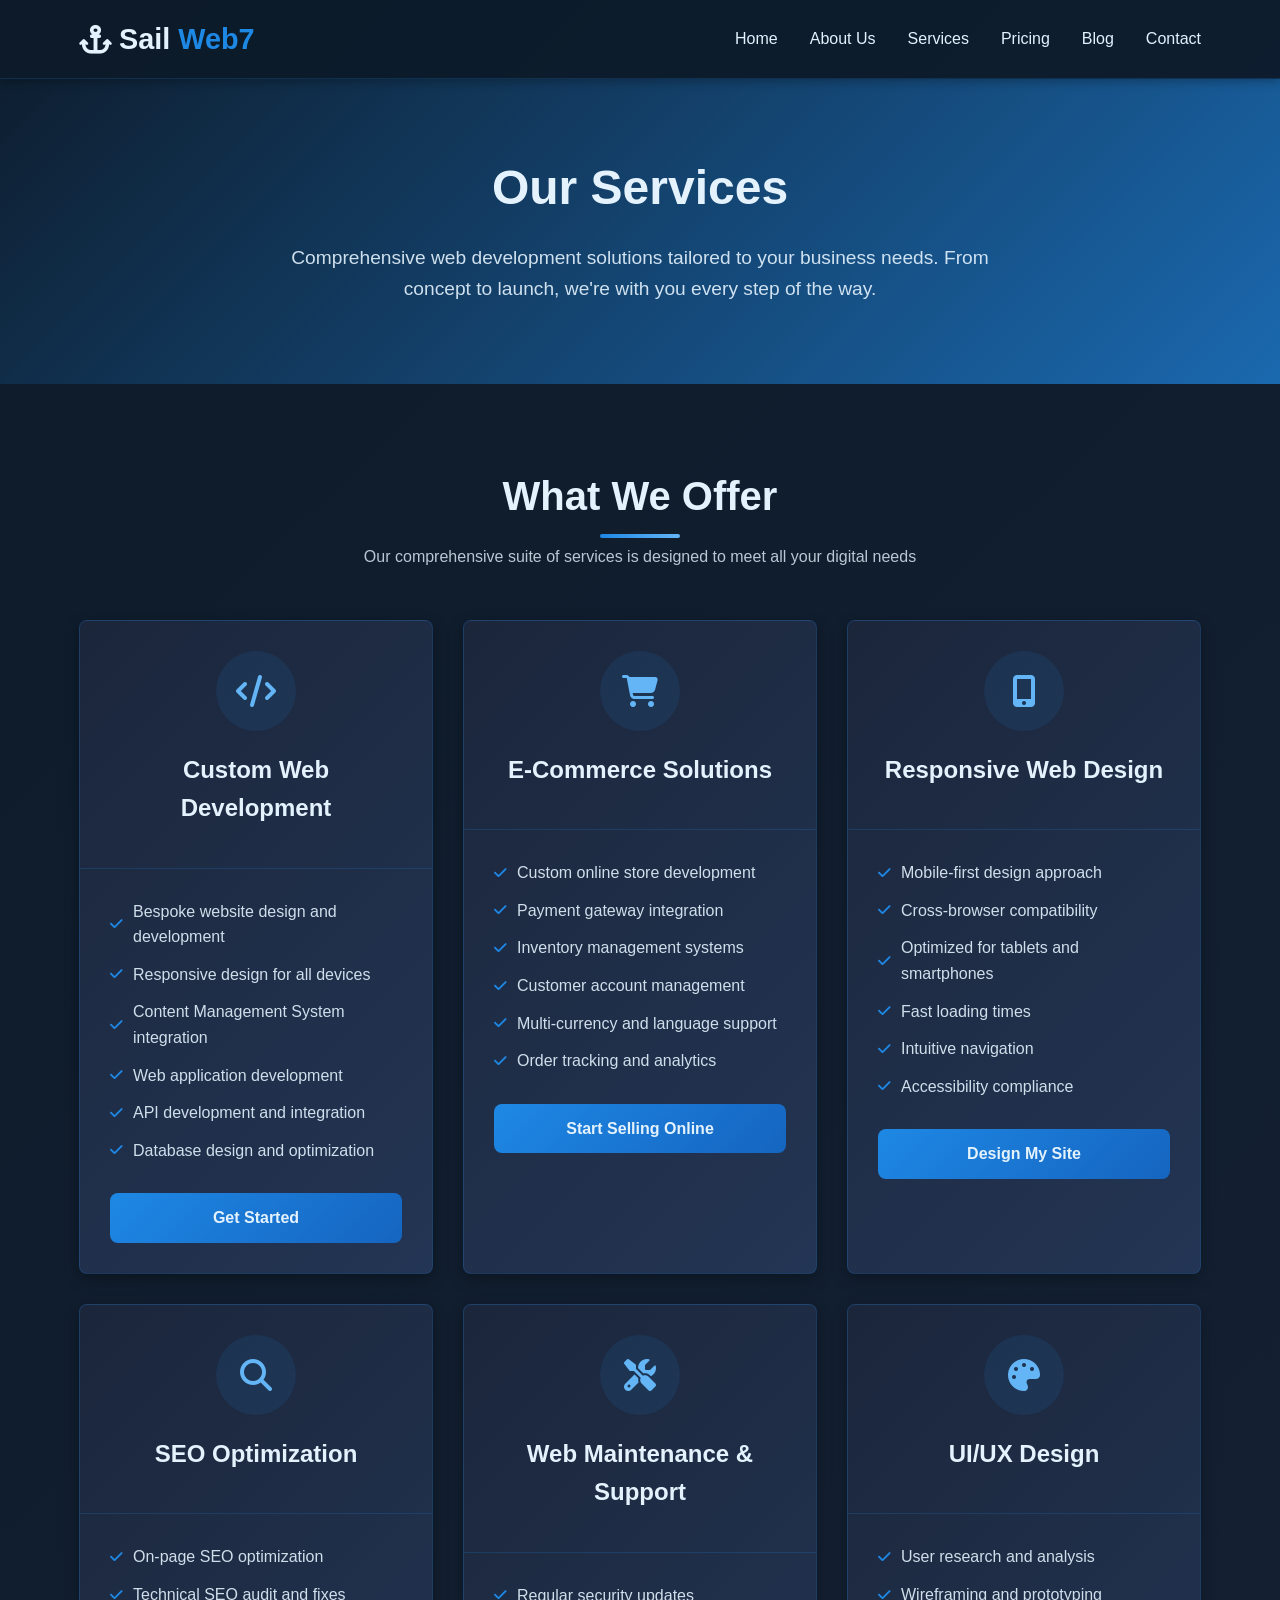
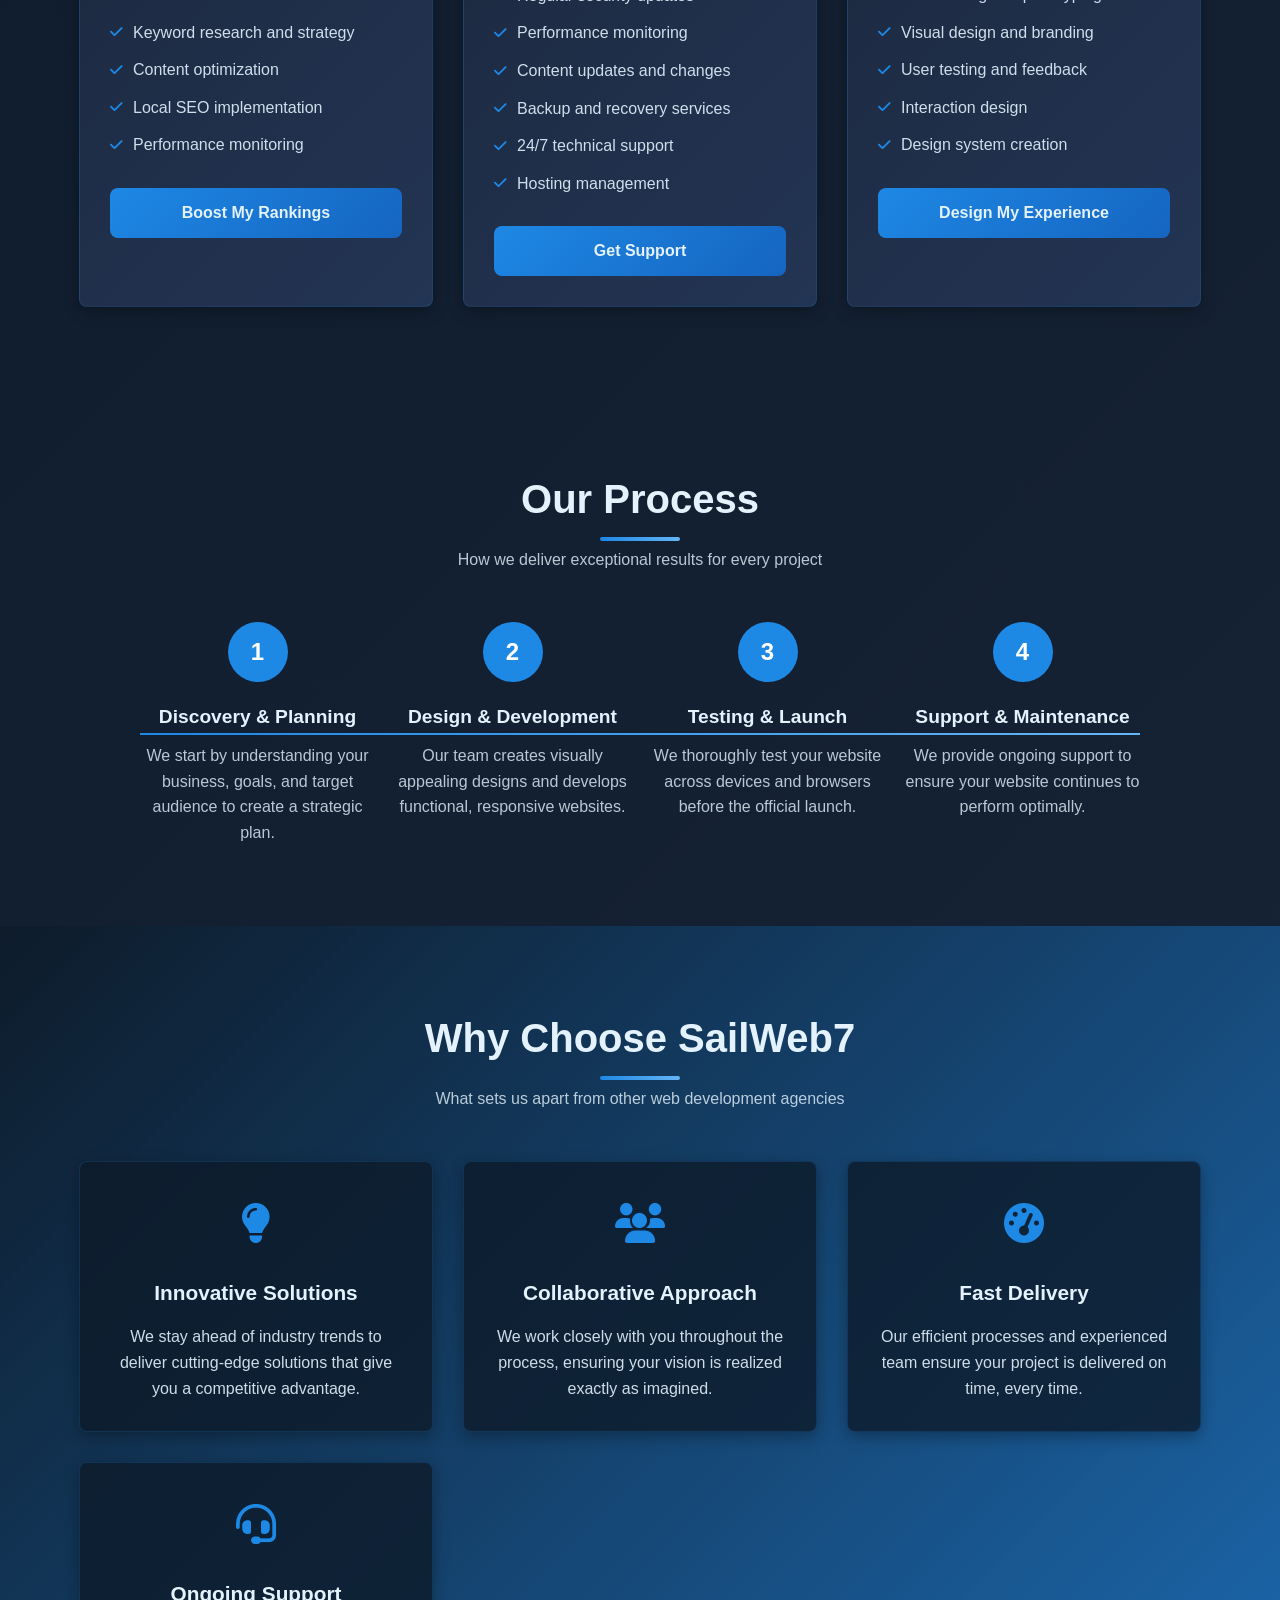
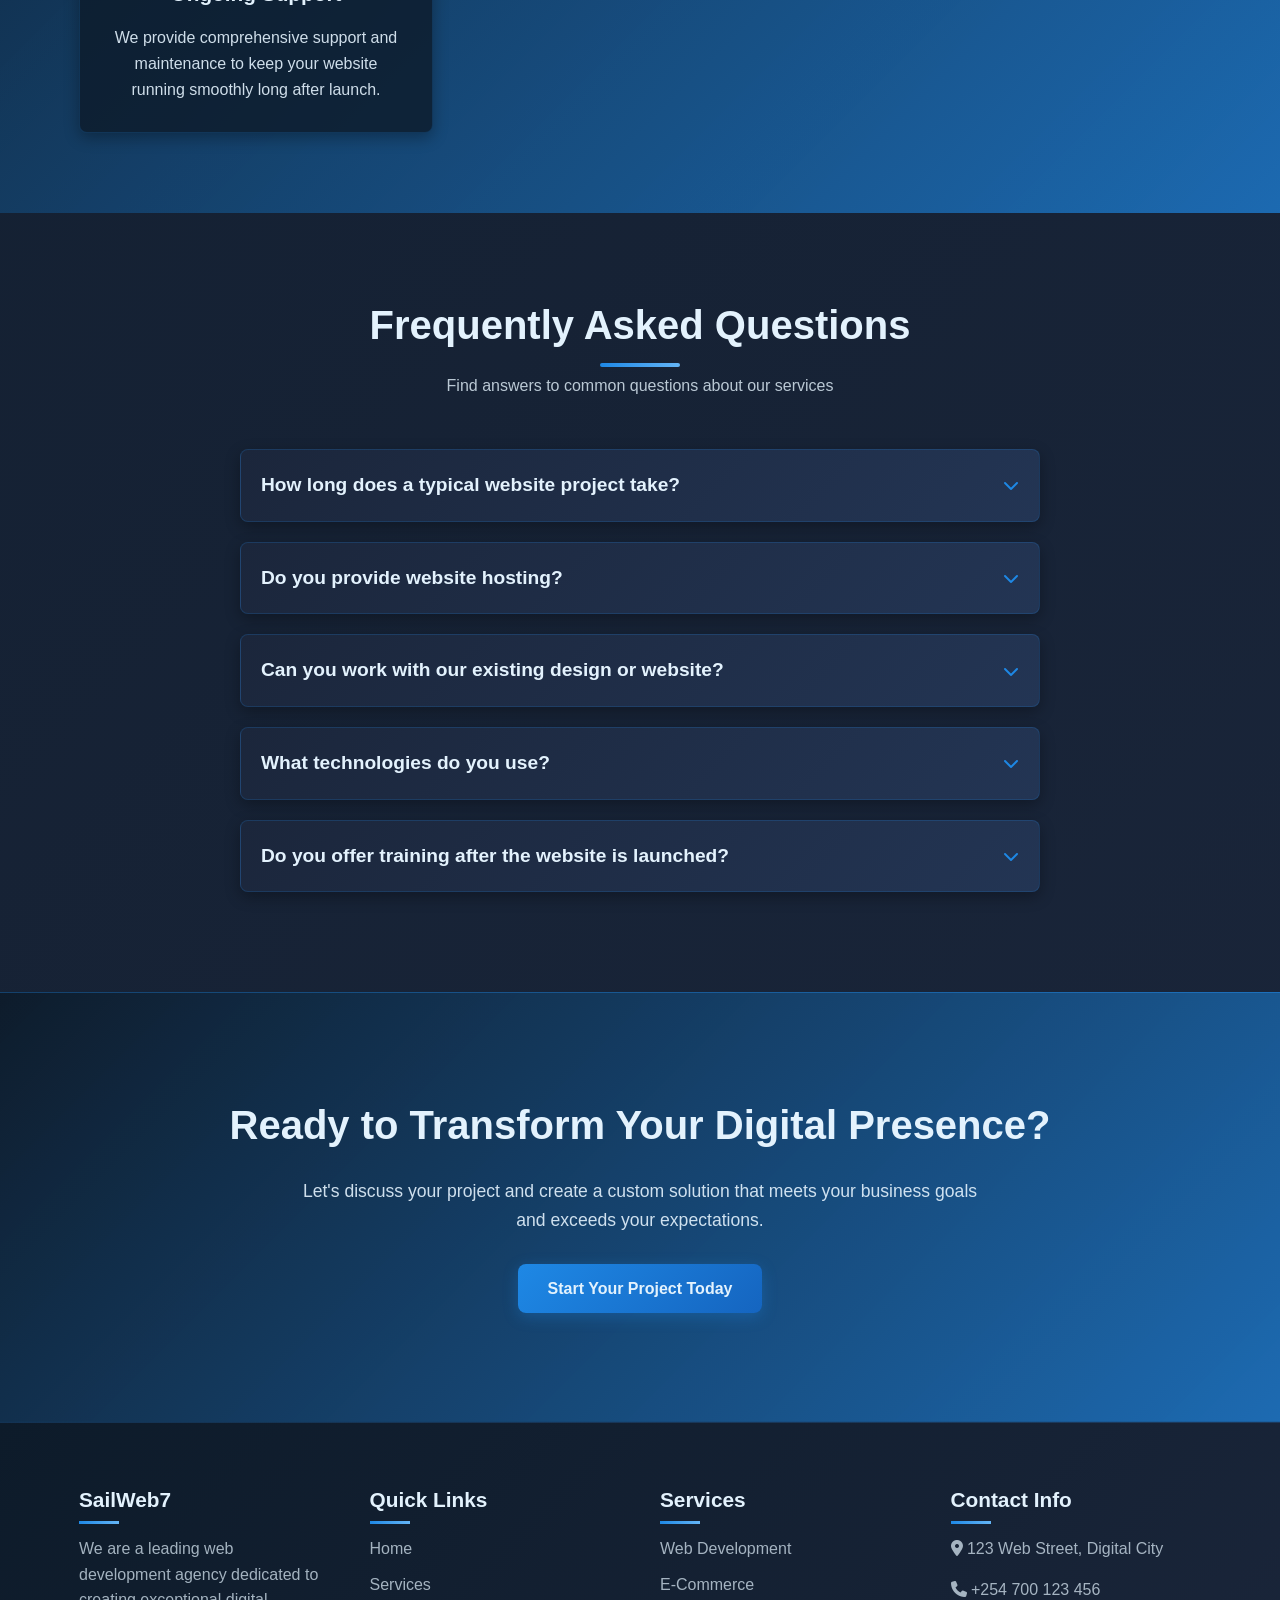
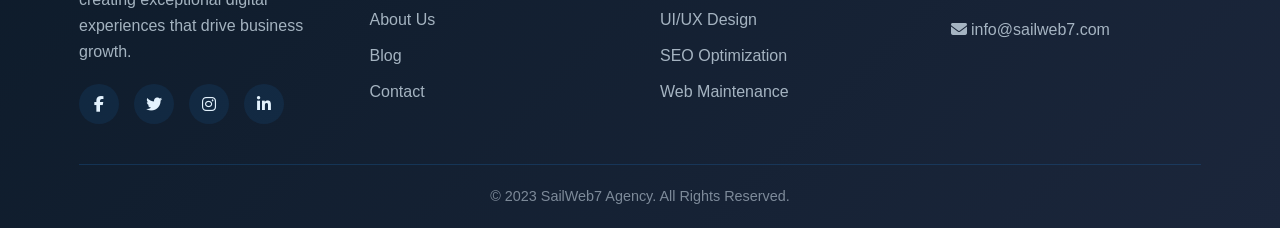
<file: services.html>
<!DOCTYPE html>
<html lang="en">
<head>
    <meta charset="UTF-8">
    <meta name="viewport" content="width=device-width, initial-scale=1.0">
    <meta name="description" content="Discover SailWeb7's comprehensive web development services - custom websites, e-commerce, SEO, and more.">
    <title>Our Services - SailWeb7 Web Development Agency</title>
    <link rel="stylesheet" href="https://cdnjs.cloudflare.com/ajax/libs/font-awesome/6.4.0/css/all.min.css">
    <style>
        :root {
            --primary: #1e88e5;
            --primary-light: #64b5f6;
            --primary-dark: #1565c0;
            --dark: #0d1b2a;
            --light: #e3f2fd;
            --dark-gray: #1b263b;
            --gray: #415a77;
            --transition: all 0.3s ease;
            --transition-slow: all 0.5s ease;
            --shadow: 0 5px 15px rgba(0,0,0,0.3);
            --shadow-hover: 0 15px 30px rgba(0,0,0,0.4);
            --border-radius: 8px;
        }
        
        * {
            margin: 0;
            padding: 0;
            box-sizing: border-box;
            font-family: 'Segoe UI', Tahoma, Geneva, Verdana, sans-serif;
        }
        
        html {
            scroll-behavior: smooth;
        }
        
        body {
            background: linear-gradient(135deg, #0d1b2a 0%, #1b263b 100%);
            color: var(--light);
            line-height: 1.6;
            overflow-x: hidden;
        }
        
        a {
            text-decoration: none;
            color: inherit;
        }
        
        .container {
            width: 90%;
            max-width: 1200px;
            margin: 0 auto;
            padding: 0 15px;
        }
        
        /* Header & Navigation */
        header {
            background-color: rgba(13, 27, 42, 0.95);
            color: var(--light);
            padding: 1rem 0;
            position: fixed;
            width: 100%;
            top: 0;
            z-index: 1000;
            box-shadow: 0 2px 10px rgba(0,0,0,0.3);
            border-bottom: 1px solid rgba(30, 136, 229, 0.2);
            transition: var(--transition);
        }
        
        .header-scrolled {
            background-color: rgba(13, 27, 42, 0.98);
            padding: 0.7rem 0;
        }
        
        .header-container {
            display: flex;
            justify-content: space-between;
            align-items: center;
        }
        
        .logo {
            font-size: 1.8rem;
            font-weight: 700;
            color: var(--light);
            display: flex;
            align-items: center;
            gap: 8px;
        }
        
        .logo span {
            color: var(--primary);
        }
        
        nav ul {
            display: flex;
            list-style: none;
        }
        
        nav ul li {
            margin-left: 2rem;
        }
        
        nav ul li a {
            font-weight: 500;
            transition: var(--transition);
            position: relative;
        }
        
        nav ul li a:hover {
            color: var(--primary-light);
        }
        
        nav ul li a::after {
            content: '';
            position: absolute;
            bottom: -5px;
            left: 0;
            width: 0;
            height: 2px;
            background-color: var(--primary);
            transition: var(--transition);
        }
        
        nav ul li a:hover::after {
            width: 100%;
        }
        
        .mobile-menu {
            display: none;
            font-size: 1.5rem;
            cursor: pointer;
            transition: var(--transition);
        }
        
        .mobile-menu:hover {
            color: var(--primary);
        }
        
        /* Page Header */
        .page-header {
            background: linear-gradient(135deg, rgba(13, 27, 42, 0.9) 0%, rgba(30, 136, 229, 0.7) 100%), url('https://images.unsplash.com/photo-1555066931-4365d14bab8c?ixlib=rb-4.0.3&ixid=M3wxMjA3fDB8MHxwaG90by1wYWdlfHx8fGVufDB8fHx8fA%3D%3D&auto=format&fit=crop&w=2070&q=80') no-repeat center center/cover;
            color: var(--light);
            padding: 150px 0 80px;
            text-align: center;
        }
        
        .page-header h1 {
            font-size: 3rem;
            margin-bottom: 1rem;
        }
        
        .page-header p {
            font-size: 1.2rem;
            max-width: 700px;
            margin: 0 auto;
            color: rgba(227, 242, 253, 0.9);
        }
        
        /* Section Styling */
        section {
            padding: 80px 0;
        }
        
        .section-title {
            text-align: center;
            margin-bottom: 50px;
        }
        
        .section-title h2 {
            font-size: 2.5rem;
            color: var(--light);
            margin-bottom: 1rem;
            position: relative;
            display: inline-block;
        }
        
        .section-title h2::after {
            content: '';
            position: absolute;
            bottom: -10px;
            left: 50%;
            transform: translateX(-50%);
            width: 80px;
            height: 4px;
            background: linear-gradient(90deg, var(--primary), var(--primary-light));
            border-radius: 2px;
        }
        
        .section-title p {
            max-width: 700px;
            margin: 0 auto;
            color: rgba(227, 242, 253, 0.8);
        }
        
        /* Services Section */
        .services-grid {
            display: grid;
            grid-template-columns: repeat(auto-fit, minmax(350px, 1fr));
            gap: 30px;
        }
        
        .service-card {
            background: linear-gradient(135deg, var(--dark-gray) 0%, #233554 100%);
            border-radius: var(--border-radius);
            overflow: hidden;
            box-shadow: var(--shadow);
            transition: var(--transition);
            border: 1px solid rgba(30, 136, 229, 0.2);
            position: relative;
            overflow: hidden;
        }
        
        .service-card::before {
            content: '';
            position: absolute;
            top: 0;
            left: 0;
            width: 100%;
            height: 5px;
            background: linear-gradient(90deg, var(--primary), var(--primary-light));
            transform: scaleX(0);
            transform-origin: left;
            transition: var(--transition);
        }
        
        .service-card:hover::before {
            transform: scaleX(1);
        }
        
        .service-card:hover {
            transform: translateY(-10px);
            box-shadow: var(--shadow-hover);
            border-color: rgba(30, 136, 229, 0.4);
        }
        
        .service-header {
            padding: 30px;
            text-align: center;
            border-bottom: 1px solid rgba(30, 136, 229, 0.2);
            position: relative;
        }
        
        .service-icon {
            width: 80px;
            height: 80px;
            background: rgba(30, 136, 229, 0.1);
            border-radius: 50%;
            display: flex;
            align-items: center;
            justify-content: center;
            margin: 0 auto 20px;
            color: var(--primary-light);
            font-size: 2rem;
            transition: var(--transition);
        }
        
        .service-card:hover .service-icon {
            transform: scale(1.1);
            background: rgba(30, 136, 229, 0.2);
            color: var(--primary);
        }
        
        .service-header h3 {
            font-size: 1.5rem;
            margin-bottom: 10px;
            color: var(--light);
        }
        
        .service-features {
            padding: 30px;
        }
        
        .feature-list {
            list-style: none;
            margin-bottom: 30px;
        }
        
        .feature-list li {
            margin-bottom: 12px;
            display: flex;
            align-items: center;
            color: rgba(227, 242, 253, 0.9);
        }
        
        .feature-list li i {
            color: var(--primary);
            margin-right: 10px;
            font-size: 0.9rem;
        }
        
        .service-btn {
            display: block;
            width: 100%;
            text-align: center;
            background: linear-gradient(135deg, var(--primary) 0%, var(--primary-dark) 100%);
            color: var(--light);
            padding: 12px;
            border-radius: var(--border-radius);
            font-weight: 600;
            transition: var(--transition);
            border: none;
            cursor: pointer;
            font-size: 1rem;
        }
        
        .service-btn:hover {
            background: linear-gradient(135deg, var(--primary-light) 0%, var(--primary) 100%);
            transform: translateY(-3px);
            box-shadow: 0 10px 20px rgba(30, 136, 229, 0.4);
        }
        
        /* Process Section */
        .process-container {
            position: relative;
            max-width: 1000px;
            margin: 0 auto;
        }
        
        .process-line {
            position: absolute;
            top: 50%;
            left: 0;
            width: 100%;
            height: 2px;
            background: linear-gradient(90deg, var(--primary), var(--primary-light));
            transform: translateY(-50%);
            z-index: 1;
        }
        
        .process-grid {
            display: grid;
            grid-template-columns: repeat(4, 1fr);
            gap: 20px;
            position: relative;
            z-index: 2;
        }
        
        .process-step {
            text-align: center;
            position: relative;
        }
        
        .step-number {
            width: 60px;
            height: 60px;
            background: var(--primary);
            color: white;
            border-radius: 50%;
            display: flex;
            align-items: center;
            justify-content: center;
            font-size: 1.5rem;
            font-weight: bold;
            margin: 0 auto 20px;
            position: relative;
            z-index: 2;
            transition: var(--transition);
        }
        
        .process-step:hover .step-number {
            transform: scale(1.1);
            background: var(--primary-light);
        }
        
        .process-step h3 {
            font-size: 1.2rem;
            margin-bottom: 10px;
            color: var(--light);
        }
        
        .process-step p {
            color: rgba(227, 242, 253, 0.8);
        }
        
        /* Why Choose Us Section */
        .why-choose-us {
            background: linear-gradient(135deg, rgba(13, 27, 42, 0.9) 0%, rgba(30, 136, 229, 0.7) 100%), url('https://images.unsplash.com/photo-1552664730-d307ca884978?ixlib=rb-4.0.3&ixid=M3wxMjA3fDB8MHxwaG90by1wYWdlfHx8fGVufDB8fHx8fA%3D%3D&auto=format&fit=crop&w=2070&q=80') no-repeat center center/cover;
            padding: 80px 0;
        }
        
        .benefits-grid {
            display: grid;
            grid-template-columns: repeat(auto-fit, minmax(300px, 1fr));
            gap: 30px;
        }
        
        .benefit-card {
            background: rgba(13, 27, 42, 0.8);
            padding: 30px;
            border-radius: var(--border-radius);
            text-align: center;
            box-shadow: var(--shadow);
            border: 1px solid rgba(30, 136, 229, 0.2);
            transition: var(--transition);
        }
        
        .benefit-card:hover {
            transform: translateY(-10px);
            box-shadow: var(--shadow-hover);
            border-color: rgba(30, 136, 229, 0.4);
        }
        
        .benefit-icon {
            font-size: 2.5rem;
            color: var(--primary);
            margin-bottom: 20px;
        }
        
        .benefit-card h3 {
            font-size: 1.3rem;
            margin-bottom: 15px;
            color: var(--light);
        }
        
        .benefit-card p {
            color: rgba(227, 242, 253, 0.9);
        }
        
        /* FAQ Section */
        .faq-container {
            max-width: 800px;
            margin: 0 auto;
        }
        
        .faq-item {
            background: linear-gradient(135deg, var(--dark-gray) 0%, #233554 100%);
            border-radius: var(--border-radius);
            margin-bottom: 20px;
            box-shadow: var(--shadow);
            border: 1px solid rgba(30, 136, 229, 0.2);
            overflow: hidden;
        }
        
        .faq-question {
            padding: 20px;
            cursor: pointer;
            display: flex;
            justify-content: space-between;
            align-items: center;
            transition: var(--transition);
        }
        
        .faq-question:hover {
            background: rgba(30, 136, 229, 0.1);
        }
        
        .faq-question h3 {
            font-size: 1.2rem;
            color: var(--light);
        }
        
        .faq-icon {
            color: var(--primary);
            transition: var(--transition);
        }
        
        .faq-answer {
            padding: 0 20px;
            max-height: 0;
            overflow: hidden;
            transition: var(--transition-slow);
        }
        
        .faq-answer p {
            padding-bottom: 20px;
            color: rgba(227, 242, 253, 0.8);
        }
        
        .faq-item.active .faq-answer {
            max-height: 500px;
        }
        
        .faq-item.active .faq-icon {
            transform: rotate(180deg);
        }
        
        /* CTA Section */
        .cta {
            background: linear-gradient(135deg, rgba(13, 27, 42, 0.9) 0%, rgba(30, 136, 229, 0.7) 100%), url('https://images.unsplash.com/photo-1552664730-d307ca884978?ixlib=rb-4.0.3&ixid=M3wxMjA3fDB8MHxwaG90by1wYWdlfHx8fGVufDB8fHx8fA%3D%3D&auto=format&fit=crop&w=2070&q=80') no-repeat center center/cover;
            color: var(--light);
            text-align: center;
            padding: 100px 0;
            border-top: 1px solid rgba(30, 136, 229, 0.2);
            border-bottom: 1px solid rgba(30, 136, 229, 0.2);
        }
        
        .cta h2 {
            font-size: 2.5rem;
            margin-bottom: 20px;
        }
        
        .cta p {
            max-width: 700px;
            margin: 0 auto 30px;
            font-size: 1.1rem;
            color: rgba(227, 242, 253, 0.9);
        }
        
        .btn {
            display: inline-block;
            background: linear-gradient(135deg, var(--primary) 0%, var(--primary-dark) 100%);
            color: var(--light);
            padding: 12px 30px;
            border-radius: var(--border-radius);
            font-weight: 600;
            transition: var(--transition);
            border: none;
            cursor: pointer;
            font-size: 1rem;
            position: relative;
            overflow: hidden;
            z-index: 1;
            box-shadow: 0 4px 15px rgba(30, 136, 229, 0.3);
        }
        
        .btn:hover {
            background: linear-gradient(135deg, var(--primary-light) 0%, var(--primary) 100%);
            transform: translateY(-3px);
            box-shadow: 0 10px 20px rgba(30, 136, 229, 0.4);
        }
        
        /* Footer */
        footer {
            background: linear-gradient(135deg, var(--dark) 0%, var(--dark-gray) 100%);
            color: var(--light);
            padding: 60px 0 20px;
            border-top: 1px solid rgba(30, 136, 229, 0.2);
        }
        
        .footer-content {
            display: grid;
            grid-template-columns: repeat(auto-fit, minmax(200px, 1fr));
            gap: 40px;
            margin-bottom: 40px;
        }
        
        .footer-column h3 {
            font-size: 1.3rem;
            margin-bottom: 20px;
            color: var(--light);
            position: relative;
            display: inline-block;
        }
        
        .footer-column h3::after {
            content: '';
            position: absolute;
            bottom: -8px;
            left: 0;
            width: 40px;
            height: 3px;
            background: linear-gradient(90deg, var(--primary), var(--primary-light));
        }
        
        .footer-links {
            list-style: none;
        }
        
        .footer-links li {
            margin-bottom: 10px;
        }
        
        .footer-links a {
            transition: var(--transition);
            color: rgba(227, 242, 253, 0.7);
        }
        
        .footer-links a:hover {
            color: var(--primary);
            padding-left: 5px;
        }
        
        .social-links {
            display: flex;
            gap: 15px;
            margin-top: 20px;
        }
        
        .social-links a {
            width: 40px;
            height: 40px;
            background: rgba(30, 136, 229, 0.1);
            border-radius: 50%;
            display: flex;
            align-items: center;
            justify-content: center;
            transition: var(--transition);
        }
        
        .social-links a:hover {
            background: var(--primary);
            transform: translateY(-5px);
        }
        
        .footer-column p {
            color: rgba(227, 242, 253, 0.7);
            margin-bottom: 15px;
        }
        
        .copyright {
            text-align: center;
            padding-top: 20px;
            border-top: 1px solid rgba(30, 136, 229, 0.2);
            color: rgba(227, 242, 253, 0.5);
            font-size: 0.9rem;
        }
        
        /* Back to Top Button */
        .back-to-top {
            position: fixed;
            bottom: 30px;
            right: 30px;
            width: 50px;
            height: 50px;
            background: var(--primary);
            color: var(--light);
            border-radius: 50%;
            display: flex;
            align-items: center;
            justify-content: center;
            font-size: 1.2rem;
            cursor: pointer;
            transition: var(--transition);
            opacity: 0;
            visibility: hidden;
            z-index: 999;
            box-shadow: var(--shadow);
        }
        
        .back-to-top.show {
            opacity: 1;
            visibility: visible;
        }
        
        .back-to-top:hover {
            background: var(--primary-light);
            transform: translateY(-5px);
        }
        
        /* Responsive Styles */
        @media (max-width: 992px) {
            .process-grid {
                grid-template-columns: repeat(2, 1fr);
                gap: 40px;
            }
            
            .process-line {
                display: none;
            }
        }
        
        @media (max-width: 768px) {
            nav ul {
                display: none;
                position: absolute;
                top: 100%;
                left: 0;
                width: 100%;
                background: var(--dark);
                flex-direction: column;
                padding: 20px;
                box-shadow: 0 10px 20px rgba(0,0,0,0.3);
                border-top: 1px solid rgba(30, 136, 229, 0.2);
            }
            
            nav ul.show {
                display: flex;
            }
            
            nav ul li {
                margin: 10px 0;
            }
            
            .mobile-menu {
                display: block;
            }
            
            .page-header h1 {
                font-size: 2.5rem;
            }
            
            .section-title h2 {
                font-size: 2rem;
            }
            
            .process-grid {
                grid-template-columns: 1fr;
            }
            
            .services-grid {
                grid-template-columns: 1fr;
            }
        }
    </style>
</head>
<body>
    <!-- Header -->
    <header id="header">
        <div class="container header-container">
            <div class="logo"><i class="fas fa-anchor"></i> Sail<span>Web7</span></div>
            <nav>
                <ul id="nav-menu">
                    <li><a href="index.html">Home</a></li>
                    <li><a href="about.html">About Us</a></li>
                    <li><a href="services.html">Services</a></li>
                    <li><a href="pricing.html">Pricing</a></li>
                    <li><a href="blog.html">Blog</a></li>
                    <li><a href="contact.html">Contact</a></li>
                </ul>
            </nav>
            <div class="mobile-menu" id="mobile-menu">
                <i class="fas fa-bars"></i>
            </div>
        </div>
    </header>

    <!-- Page Header -->
    <section class="page-header">
        <div class="container">
            <h1>Our Services</h1>
            <p>Comprehensive web development solutions tailored to your business needs. From concept to launch, we're with you every step of the way.</p>
        </div>
    </section>

    <!-- Services Section -->
    <section class="services">
        <div class="container">
            <div class="section-title">
                <h2>What We Offer</h2>
                <p>Our comprehensive suite of services is designed to meet all your digital needs</p>
            </div>
            <div class="services-grid">
                <div class="service-card">
                    <div class="service-header">
                        <div class="service-icon">
                            <i class="fas fa-code"></i>
                        </div>
                        <h3>Custom Web Development</h3>
                    </div>
                    <div class="service-features">
                        <ul class="feature-list">
                            <li><i class="fas fa-check"></i> Bespoke website design and development</li>
                            <li><i class="fas fa-check"></i> Responsive design for all devices</li>
                            <li><i class="fas fa-check"></i> Content Management System integration</li>
                            <li><i class="fas fa-check"></i> Web application development</li>
                            <li><i class="fas fa-check"></i> API development and integration</li>
                            <li><i class="fas fa-check"></i> Database design and optimization</li>
                        </ul>
                        <a href="contact.html" class="service-btn">Get Started</a>
                    </div>
                </div>
                
                <div class="service-card">
                    <div class="service-header">
                        <div class="service-icon">
                            <i class="fas fa-shopping-cart"></i>
                        </div>
                        <h3>E-Commerce Solutions</h3>
                    </div>
                    <div class="service-features">
                        <ul class="feature-list">
                            <li><i class="fas fa-check"></i> Custom online store development</li>
                            <li><i class="fas fa-check"></i> Payment gateway integration</li>
                            <li><i class="fas fa-check"></i> Inventory management systems</li>
                            <li><i class="fas fa-check"></i> Customer account management</li>
                            <li><i class="fas fa-check"></i> Multi-currency and language support</li>
                            <li><i class="fas fa-check"></i> Order tracking and analytics</li>
                        </ul>
                        <a href="contact.html" class="service-btn">Start Selling Online</a>
                    </div>
                </div>
                
                <div class="service-card">
                    <div class="service-header">
                        <div class="service-icon">
                            <i class="fas fa-mobile-alt"></i>
                        </div>
                        <h3>Responsive Web Design</h3>
                    </div>
                    <div class="service-features">
                        <ul class="feature-list">
                            <li><i class="fas fa-check"></i> Mobile-first design approach</li>
                            <li><i class="fas fa-check"></i> Cross-browser compatibility</li>
                            <li><i class="fas fa-check"></i> Optimized for tablets and smartphones</li>
                            <li><i class="fas fa-check"></i> Fast loading times</li>
                            <li><i class="fas fa-check"></i> Intuitive navigation</li>
                            <li><i class="fas fa-check"></i> Accessibility compliance</li>
                        </ul>
                        <a href="contact.html" class="service-btn">Design My Site</a>
                    </div>
                </div>
                
                <div class="service-card">
                    <div class="service-header">
                        <div class="service-icon">
                            <i class="fas fa-search"></i>
                        </div>
                        <h3>SEO Optimization</h3>
                    </div>
                    <div class="service-features">
                        <ul class="feature-list">
                            <li><i class="fas fa-check"></i> On-page SEO optimization</li>
                            <li><i class="fas fa-check"></i> Technical SEO audit and fixes</li>
                            <li><i class="fas fa-check"></i> Keyword research and strategy</li>
                            <li><i class="fas fa-check"></i> Content optimization</li>
                            <li><i class="fas fa-check"></i> Local SEO implementation</li>
                            <li><i class="fas fa-check"></i> Performance monitoring</li>
                        </ul>
                        <a href="contact.html" class="service-btn">Boost My Rankings</a>
                    </div>
                </div>
                
                <div class="service-card">
                    <div class="service-header">
                        <div class="service-icon">
                            <i class="fas fa-tools"></i>
                        </div>
                        <h3>Web Maintenance & Support</h3>
                    </div>
                    <div class="service-features">
                        <ul class="feature-list">
                            <li><i class="fas fa-check"></i> Regular security updates</li>
                            <li><i class="fas fa-check"></i> Performance monitoring</li>
                            <li><i class="fas fa-check"></i> Content updates and changes</li>
                            <li><i class="fas fa-check"></i> Backup and recovery services</li>
                            <li><i class="fas fa-check"></i> 24/7 technical support</li>
                            <li><i class="fas fa-check"></i> Hosting management</li>
                        </ul>
                        <a href="contact.html" class="service-btn">Get Support</a>
                    </div>
                </div>
                
                <div class="service-card">
                    <div class="service-header">
                        <div class="service-icon">
                            <i class="fas fa-palette"></i>
                        </div>
                        <h3>UI/UX Design</h3>
                    </div>
                    <div class="service-features">
                        <ul class="feature-list">
                            <li><i class="fas fa-check"></i> User research and analysis</li>
                            <li><i class="fas fa-check"></i> Wireframing and prototyping</li>
                            <li><i class="fas fa-check"></i> Visual design and branding</li>
                            <li><i class="fas fa-check"></i> User testing and feedback</li>
                            <li><i class="fas fa-check"></i> Interaction design</li>
                            <li><i class="fas fa-check"></i> Design system creation</li>
                        </ul>
                        <a href="contact.html" class="service-btn">Design My Experience</a>
                    </div>
                </div>
            </div>
        </div>
    </section>

    <!-- Process Section -->
    <section class="process">
        <div class="container">
            <div class="section-title">
                <h2>Our Process</h2>
                <p>How we deliver exceptional results for every project</p>
            </div>
            <div class="process-container">
                <div class="process-line"></div>
                <div class="process-grid">
                    <div class="process-step">
                        <div class="step-number">1</div>
                        <h3>Discovery & Planning</h3>
                        <p>We start by understanding your business, goals, and target audience to create a strategic plan.</p>
                    </div>
                    <div class="process-step">
                        <div class="step-number">2</div>
                        <h3>Design & Development</h3>
                        <p>Our team creates visually appealing designs and develops functional, responsive websites.</p>
                    </div>
                    <div class="process-step">
                        <div class="step-number">3</div>
                        <h3>Testing & Launch</h3>
                        <p>We thoroughly test your website across devices and browsers before the official launch.</p>
                    </div>
                    <div class="process-step">
                        <div class="step-number">4</div>
                        <h3>Support & Maintenance</h3>
                        <p>We provide ongoing support to ensure your website continues to perform optimally.</p>
                    </div>
                </div>
            </div>
        </div>
    </section>

    <!-- Why Choose Us Section -->
    <section class="why-choose-us">
        <div class="container">
            <div class="section-title">
                <h2>Why Choose SailWeb7</h2>
                <p>What sets us apart from other web development agencies</p>
            </div>
            <div class="benefits-grid">
                <div class="benefit-card">
                    <div class="benefit-icon">
                        <i class="fas fa-lightbulb"></i>
                    </div>
                    <h3>Innovative Solutions</h3>
                    <p>We stay ahead of industry trends to deliver cutting-edge solutions that give you a competitive advantage.</p>
                </div>
                <div class="benefit-card">
                    <div class="benefit-icon">
                        <i class="fas fa-users"></i>
                    </div>
                    <h3>Collaborative Approach</h3>
                    <p>We work closely with you throughout the process, ensuring your vision is realized exactly as imagined.</p>
                </div>
                <div class="benefit-card">
                    <div class="benefit-icon">
                        <i class="fas fa-tachometer-alt"></i>
                    </div>
                    <h3>Fast Delivery</h3>
                    <p>Our efficient processes and experienced team ensure your project is delivered on time, every time.</p>
                </div>
                <div class="benefit-card">
                    <div class="benefit-icon">
                        <i class="fas fa-headset"></i>
                    </div>
                    <h3>Ongoing Support</h3>
                    <p>We provide comprehensive support and maintenance to keep your website running smoothly long after launch.</p>
                </div>
            </div>
        </div>
    </section>

    <!-- FAQ Section -->
    <section class="faq">
        <div class="container">
            <div class="section-title">
                <h2>Frequently Asked Questions</h2>
                <p>Find answers to common questions about our services</p>
            </div>
            <div class="faq-container">
                <div class="faq-item">
                    <div class="faq-question">
                        <h3>How long does a typical website project take?</h3>
                        <i class="fas fa-chevron-down faq-icon"></i>
                    </div>
                    <div class="faq-answer">
                        <p>Project timelines vary based on complexity, but a standard business website typically takes 4-6 weeks from start to finish. More complex projects like e-commerce sites or custom web applications may take 8-12 weeks.</p>
                    </div>
                </div>
                
                <div class="faq-item">
                    <div class="faq-question">
                        <h3>Do you provide website hosting?</h3>
                        <i class="fas fa-chevron-down faq-icon"></i>
                    </div>
                    <div class="faq-answer">
                        <p>Yes, we offer reliable hosting solutions as part of our web maintenance packages. We can also help you set up hosting with a provider of your choice if you prefer.</p>
                    </div>
                </div>
                
                <div class="faq-item">
                    <div class="faq-question">
                        <h3>Can you work with our existing design or website?</h3>
                        <i class="fas fa-chevron-down faq-icon"></i>
                    </div>
                    <div class="faq-answer">
                        <p>Absolutely! We can redesign and rebuild your existing website or work with your current design to improve functionality and performance.</p>
                    </div>
                </div>
                
                <div class="faq-item">
                    <div class="faq-question">
                        <h3>What technologies do you use?</h3>
                        <i class="fas fa-chevron-down faq-icon"></i>
                    </div>
                    <div class="faq-answer">
                        <p>We use a variety of modern technologies including HTML5, CSS3, JavaScript, React, Node.js, PHP, and various CMS platforms like WordPress, depending on your project requirements.</p>
                    </div>
                </div>
                
                <div class="faq-item">
                    <div class="faq-question">
                        <h3>Do you offer training after the website is launched?</h3>
                        <i class="fas fa-chevron-down faq-icon"></i>
                    </div>
                    <div class="faq-answer">
                        <p>Yes, we provide comprehensive training to ensure you're comfortable managing your website's content. We also create detailed documentation for future reference.</p>
                    </div>
                </div>
            </div>
        </div>
    </section>

    <!-- CTA Section -->
    <section class="cta">
        <div class="container">
            <h2>Ready to Transform Your Digital Presence?</h2>
            <p>Let's discuss your project and create a custom solution that meets your business goals and exceeds your expectations.</p>
            <a href="contact.html" class="btn">Start Your Project Today</a>
        </div>
    </section>

    <!-- Footer -->
    <footer>
        <div class="container">
            <div class="footer-content">
                <div class="footer-column">
                    <h3>SailWeb7</h3>
                    <p>We are a leading web development agency dedicated to creating exceptional digital experiences that drive business growth.</p>
                    <div class="social-links">
                        <a href="#" aria-label="Facebook"><i class="fab fa-facebook-f"></i></a>
                        <a href="#" aria-label="Twitter"><i class="fab fa-twitter"></i></a>
                        <a href="#" aria-label="Instagram"><i class="fab fa-instagram"></i></a>
                        <a href="#" aria-label="LinkedIn"><i class="fab fa-linkedin-in"></i></a>
                    </div>
                </div>
                <div class="footer-column">
                    <h3>Quick Links</h3>
                    <ul class="footer-links">
                        <li><a href="index.html">Home</a></li>
                        <li><a href="services.html">Services</a></li>
                        <li><a href="about.html">About Us</a></li>
                        <li><a href="blog.html">Blog</a></li>
                        <li><a href="contact.html">Contact</a></li>
                    </ul>
                </div>
                <div class="footer-column">
                    <h3>Services</h3>
                    <ul class="footer-links">
                        <li><a href="services.html">Web Development</a></li>
                        <li><a href="services.html">E-Commerce</a></li>
                        <li><a href="services.html">UI/UX Design</a></li>
                        <li><a href="services.html">SEO Optimization</a></li>
                        <li><a href="services.html">Web Maintenance</a></li>
                    </ul>
                </div>
                <div class="footer-column">
                    <h3>Contact Info</h3>
                    <p><i class="fas fa-map-marker-alt"></i> 123 Web Street, Digital City</p>
                    <p><i class="fas fa-phone"></i> +254 700 123 456</p>
                    <p><i class="fas fa-envelope"></i> info@sailweb7.com</p>
                </div>
            </div>
            <div class="copyright">
                <p>&copy; 2023 SailWeb7 Agency. All Rights Reserved.</p>
            </div>
        </div>
    </footer>

    <!-- Back to Top Button -->
    <div class="back-to-top" id="back-to-top">
        <i class="fas fa-chevron-up"></i>
    </div>

    <script>
        // Mobile menu toggle
        document.getElementById('mobile-menu').addEventListener('click', function() {
            const navMenu = document.getElementById('nav-menu');
            navMenu.classList.toggle('show');
            
            // Change icon
            const icon = this.querySelector('i');
            if (navMenu.classList.contains('show')) {
                icon.classList.remove('fa-bars');
                icon.classList.add('fa-times');
            } else {
                icon.classList.remove('fa-times');
                icon.classList.add('fa-bars');
            }
        });

        // Add scroll effect to header
        window.addEventListener('scroll', function() {
            const header = document.getElementById('header');
            const backToTop = document.getElementById('back-to-top');
            
            if (window.scrollY > 100) {
                header.classList.add('header-scrolled');
                backToTop.classList.add('show');
            } else {
                header.classList.remove('header-scrolled');
                backToTop.classList.remove('show');
            }
        });

        // Back to top functionality
        document.getElementById('back-to-top').addEventListener('click', function() {
            window.scrollTo({
                top: 0,
                behavior: 'smooth'
            });
        });

        // FAQ Accordion
        const faqItems = document.querySelectorAll('.faq-item');
        
        faqItems.forEach(item => {
            const question = item.querySelector('.faq-question');
            
            question.addEventListener('click', () => {
                // Close all other items
                faqItems.forEach(otherItem => {
                    if (otherItem !== item) {
                        otherItem.classList.remove('active');
                    }
                });
                
                // Toggle current item
                item.classList.toggle('active');
            });
        });

        // Close mobile menu when clicking outside
        document.addEventListener('click', function(e) {
            const navMenu = document.getElementById('nav-menu');
            const mobileMenu = document.getElementById('mobile-menu');
            
            if (window.innerWidth <= 768 && 
                !navMenu.contains(e.target) && 
                !mobileMenu.contains(e.target) && 
                navMenu.classList.contains('show')) {
                navMenu.classList.remove('show');
                mobileMenu.querySelector('i').classList.remove('fa-times');
                mobileMenu.querySelector('i').classList.add('fa-bars');
            }
        });
    </script>
</body>
</html>
</file>
